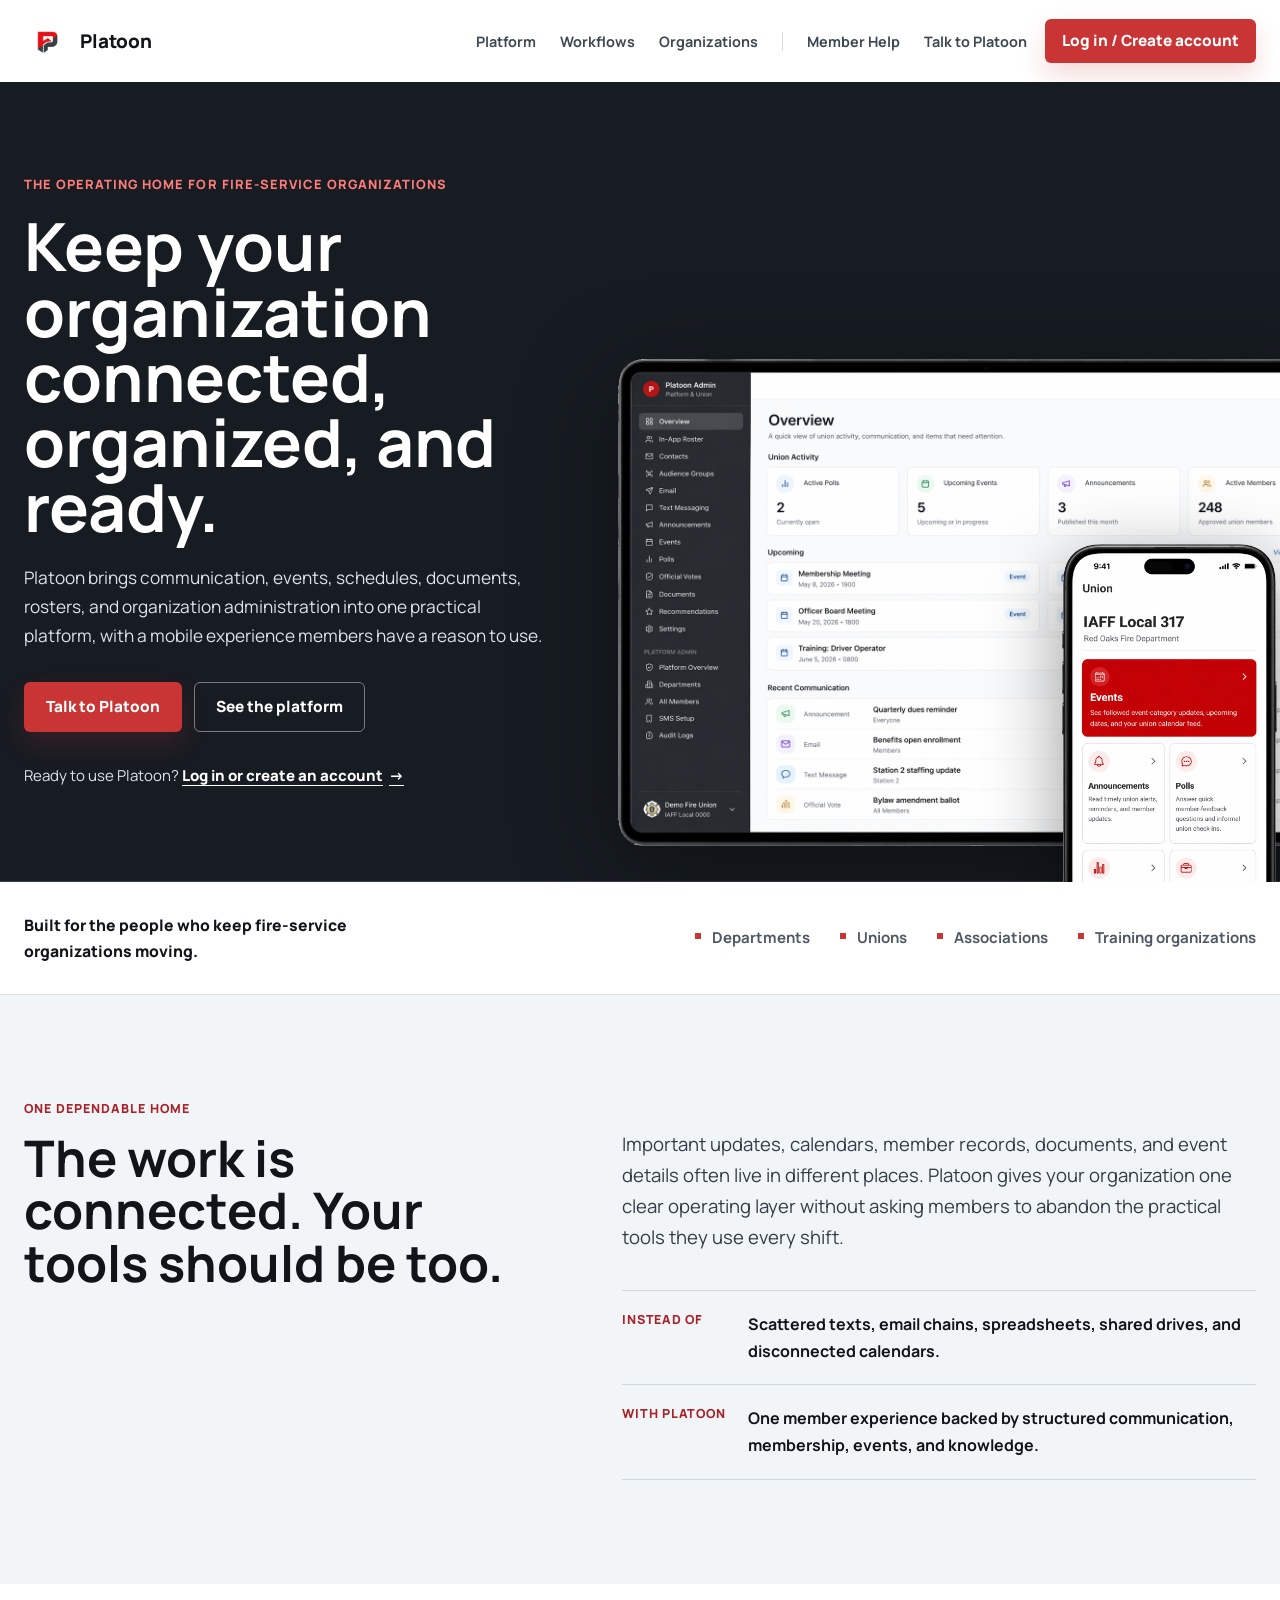
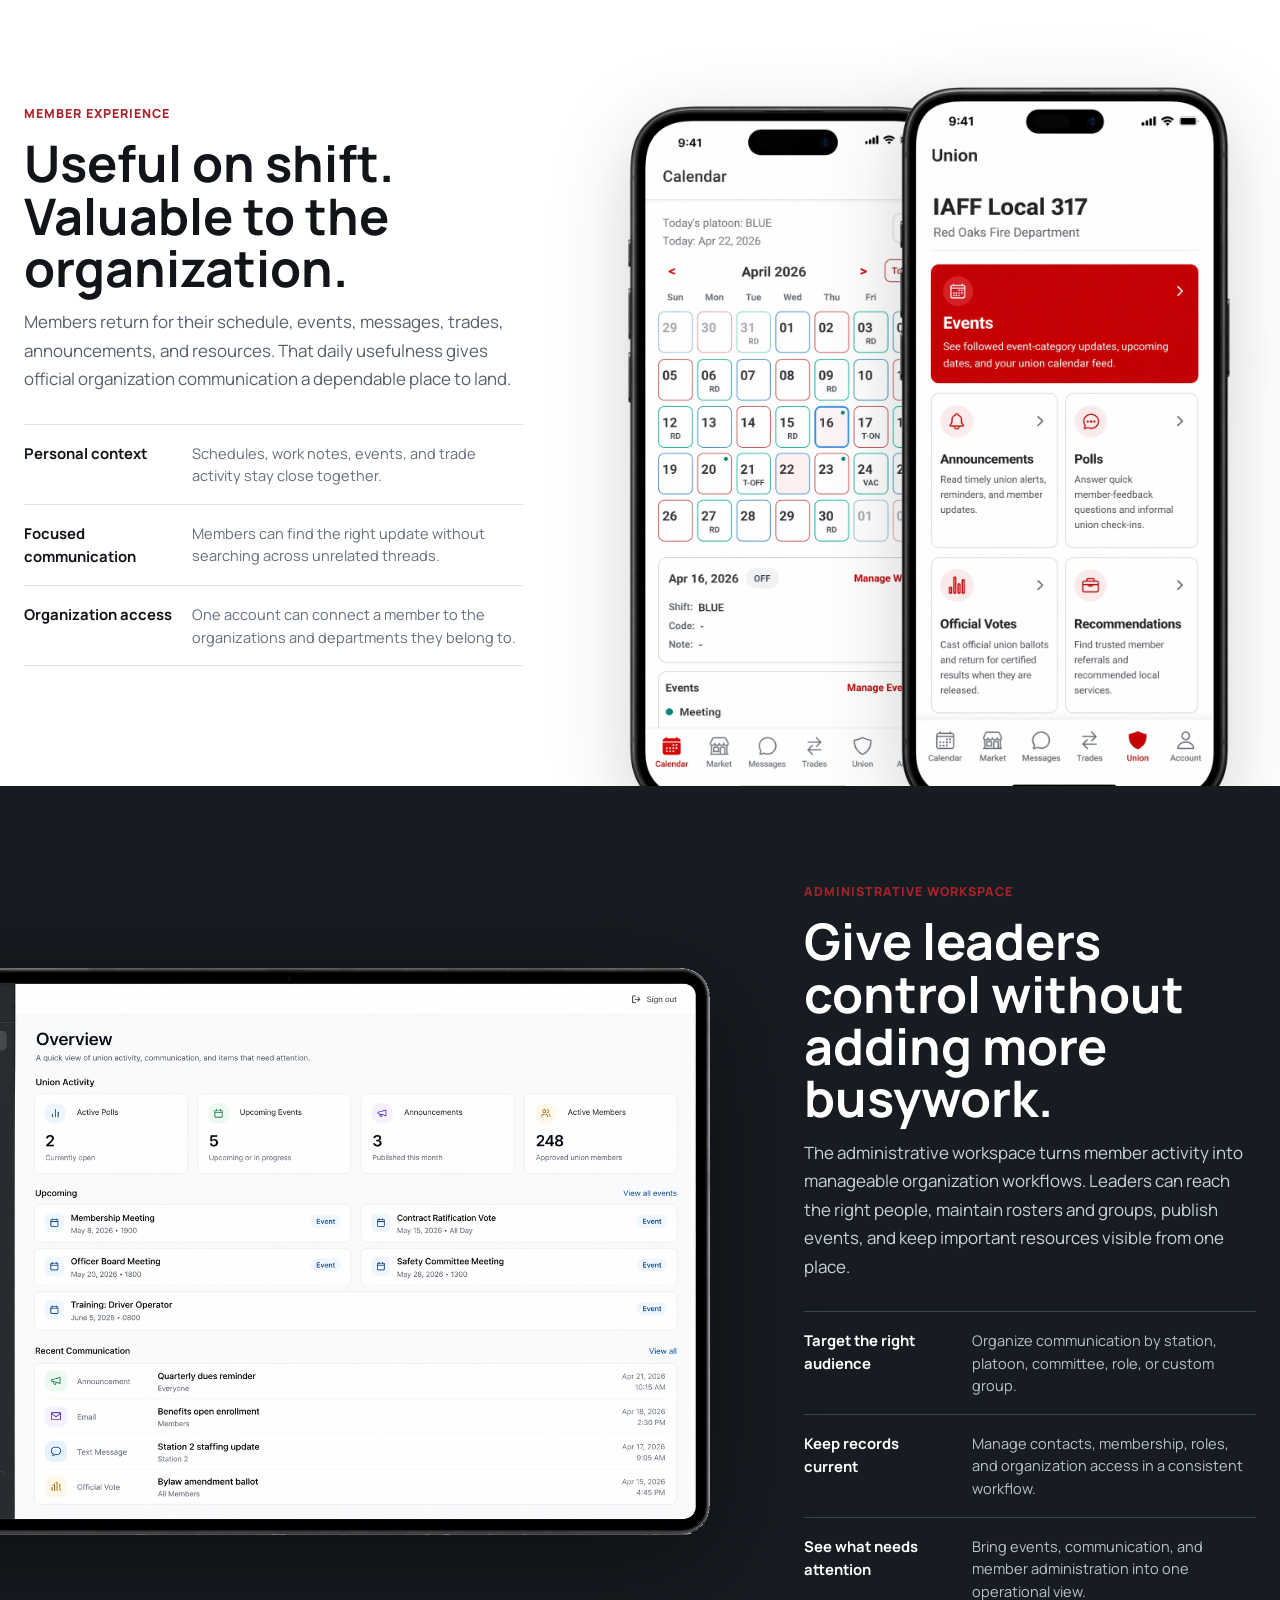
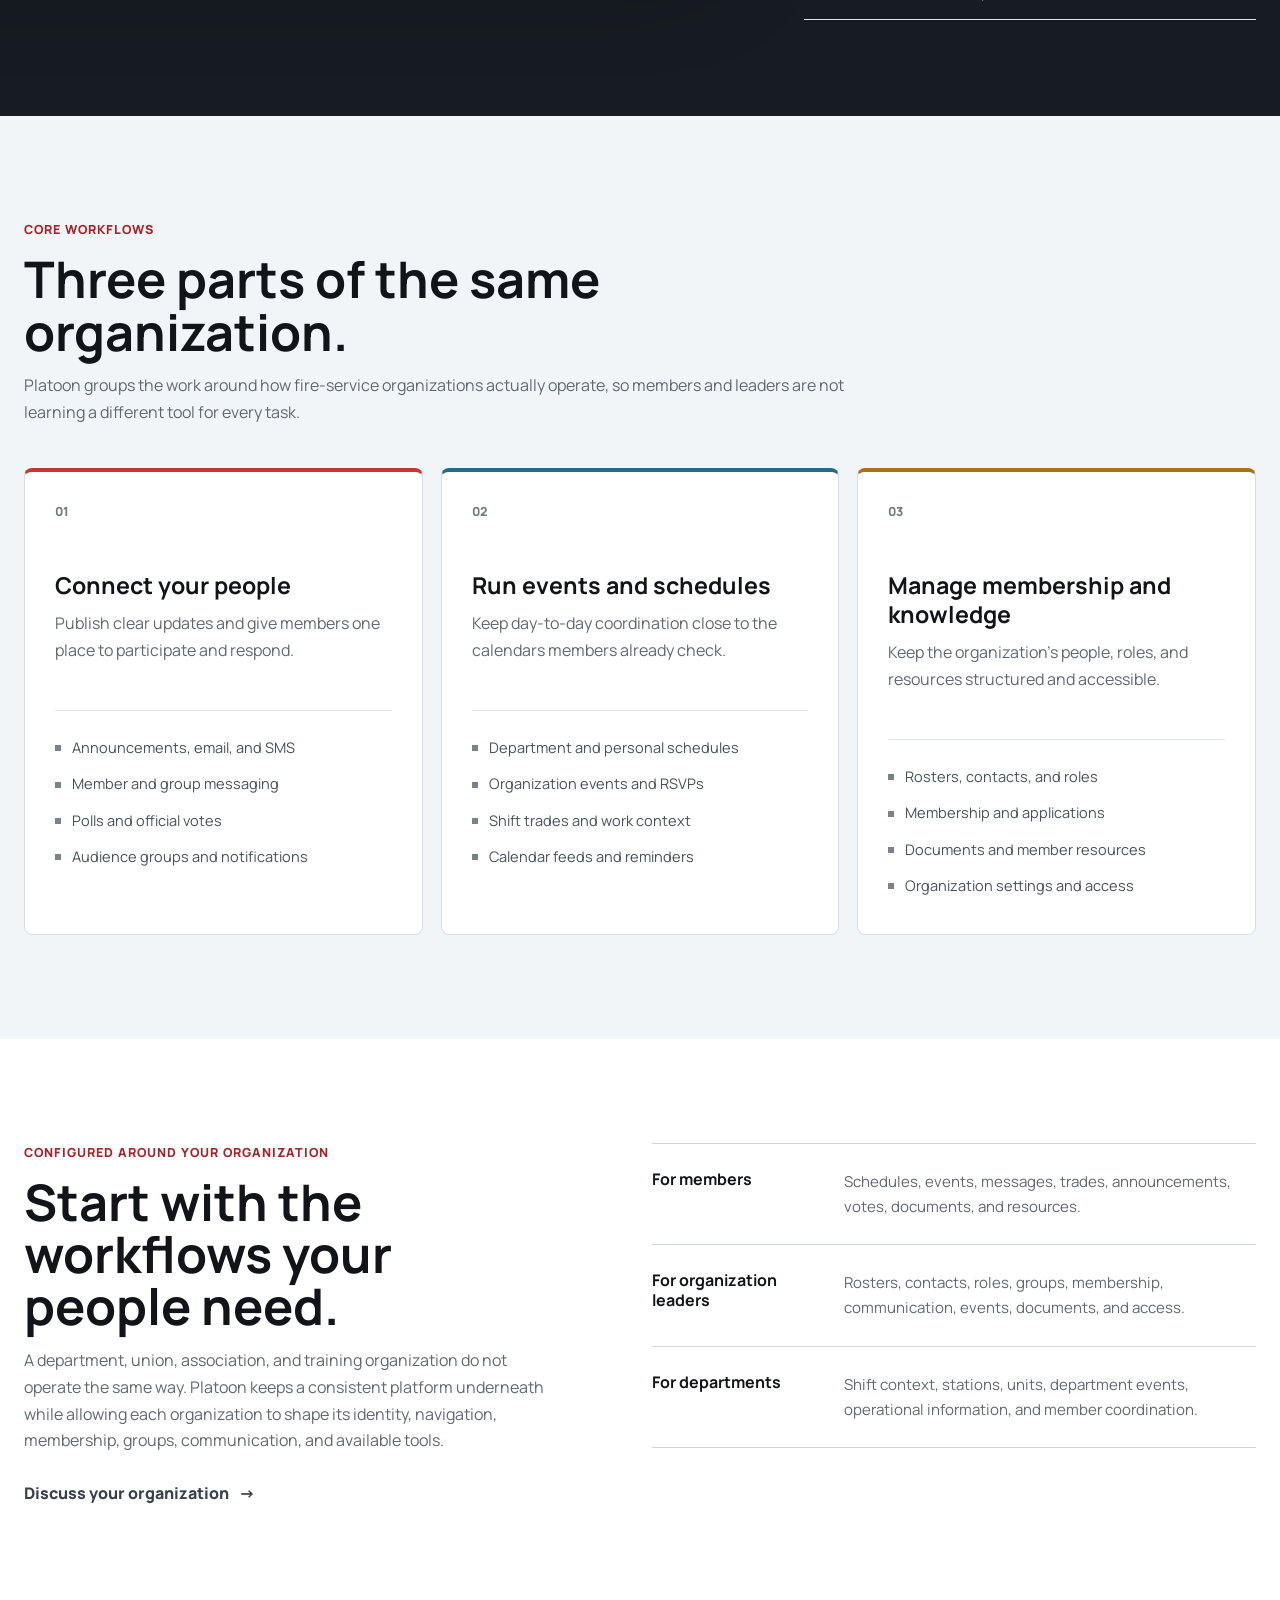
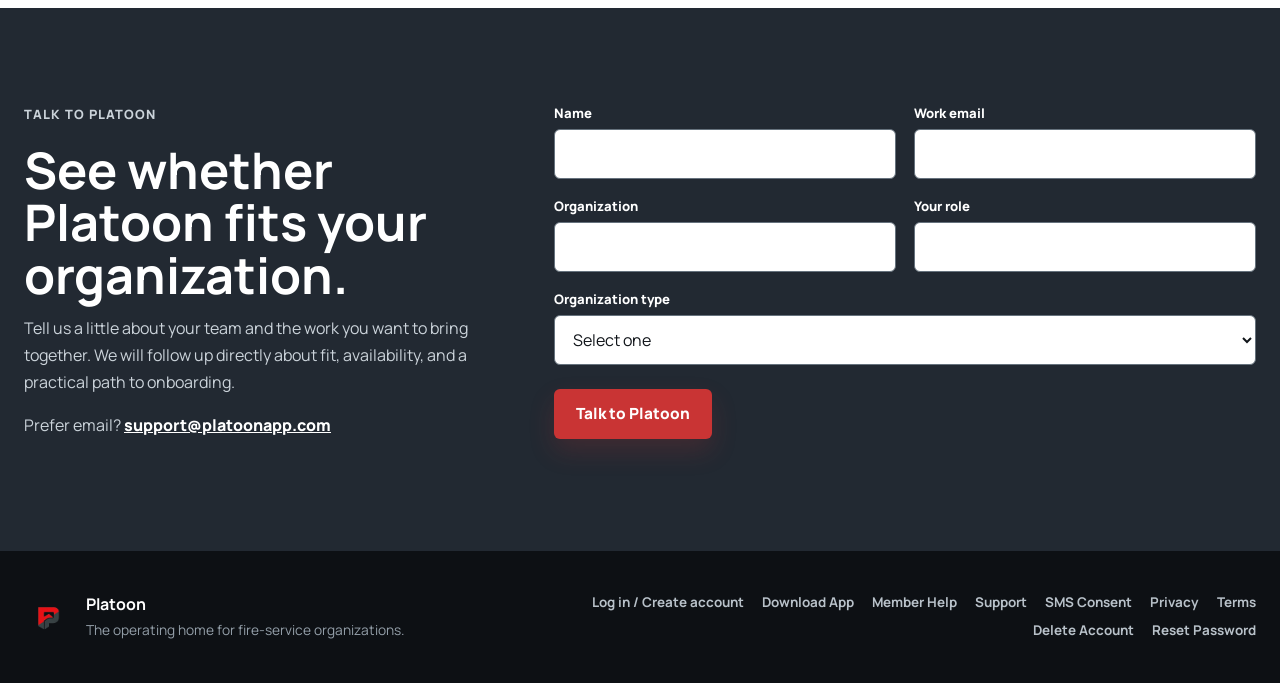
<file: index.html>
<!DOCTYPE html>
<html lang="en">
<head>
  <meta charset="UTF-8">
  <meta name="viewport" content="width=device-width, initial-scale=1">
  <title>Platoon | The Operating Home for Fire-Service Organizations</title>
  <meta
    name="description"
    content="Platoon brings communication, events, schedules, documents, rosters, membership, and organization administration into one practical platform for fire-service organizations."
  >
  <meta property="og:title" content="Platoon | The Operating Home for Fire-Service Organizations">
  <meta
    property="og:description"
    content="Keep your fire-service organization connected, organized, and ready with a practical member app and administrative workspace."
  >
  <meta property="og:type" content="website">
  <link rel="preconnect" href="https://fonts.googleapis.com">
  <link rel="preconnect" href="https://fonts.gstatic.com" crossorigin>
  <link
    href="https://fonts.googleapis.com/css2?family=Manrope:wght@400;500;600;700;800&amp;display=swap"
    rel="stylesheet"
  >
  <link rel="stylesheet" href="styles.css?v=20261010">
  <link rel="icon" type="image/png" href="/assets/images/favicon.png">
</head>
<body class="marketing-page">
  <div class="site-shell marketing-shell">
    <header class="site-header marketing-header">
      <a class="brand-link" href="/" aria-label="Platoon homepage">
        <img
          class="brand-lockup__logo"
          src="assets/images/platoon-logo.png"
          alt="Platoon"
          width="1024"
          height="1024"
        >
        <span class="marketing-brand-name" aria-hidden="true">Platoon</span>
      </a>

      <nav class="utility-nav marketing-nav" aria-label="Primary navigation">
        <a href="#platform">Platform</a>
        <a href="#workflows">Workflows</a>
        <a href="#organizations">Organizations</a>
        <a class="marketing-nav__utility" href="/help/">Member Help</a>
        <a href="#contact">Talk to Platoon</a>
      </nav>

      <a class="button button--primary marketing-app-entry" href="https://app.platoonapp.com">Log in / Create account</a>

      <details class="mobile-nav">
        <summary title="Open navigation">
          <span aria-hidden="true">&#9776;</span>
          <span class="sr-only">Open navigation</span>
        </summary>
        <nav aria-label="Mobile navigation">
          <a href="#platform">Platform</a>
          <a href="#workflows">Workflows</a>
          <a href="#organizations">Organizations</a>
          <a href="/help/">Member Help</a>
          <a href="/download/">Download App</a>
          <a href="#contact">Talk to Platoon</a>
          <a href="https://app.platoonapp.com">Log in / Create account</a>
        </nav>
      </details>
    </header>

    <main>
      <section class="marketing-hero" aria-labelledby="hero-title">
        <div class="marketing-container marketing-hero__inner">
          <div class="marketing-hero__copy">
            <p class="marketing-kicker">The operating home for fire-service organizations</p>
            <h1 id="hero-title">Keep your organization connected, organized, and ready.</h1>
            <p class="marketing-hero__lede">
              Platoon brings communication, events, schedules, documents, rosters, and organization
              administration into one practical platform, with a mobile experience members have a reason to use.
            </p>
            <div class="marketing-hero__actions">
              <a class="button button--primary button--large" href="#contact">Talk to Platoon</a>
              <a class="button button--on-dark button--large" href="#platform">See the platform</a>
            </div>
            <p class="marketing-hero__app-entry">
              Ready to use Platoon?
              <a href="https://app.platoonapp.com">Log in or create an account <span aria-hidden="true">&rarr;</span></a>
            </p>
          </div>

          <figure class="marketing-hero__product" aria-label="Platoon member app and administrative workspace">
            <img
              class="marketing-hero__dashboard"
              src="assets/images/product/union-admin-dashboard.png"
              alt="Platoon organization admin dashboard with communication, events, membership, and document tools"
              width="1516"
              height="1012"
            >
            <img
              class="marketing-hero__phone"
              src="assets/images/product/union-home-phone.png"
              alt="Platoon mobile organization home with events, announcements, polls, votes, and member resources"
              width="788"
              height="1727"
            >
          </figure>
        </div>
      </section>

      <section class="audience-band" aria-label="Organizations Platoon supports">
        <div class="marketing-container audience-band__inner">
          <p>Built for the people who keep fire-service organizations moving.</p>
          <ul>
            <li>Departments</li>
            <li>Unions</li>
            <li>Associations</li>
            <li>Training organizations</li>
          </ul>
        </div>
      </section>

      <section class="marketing-section organization-home" id="platform" aria-labelledby="organization-home-title">
        <div class="marketing-container organization-home__grid">
          <div class="marketing-section-heading">
            <p class="section-label">One dependable home</p>
            <h2 id="organization-home-title">The work is connected. Your tools should be too.</h2>
          </div>
          <div class="organization-home__body">
            <p class="organization-home__lede">
              Important updates, calendars, member records, documents, and event details often live in
              different places. Platoon gives your organization one clear operating layer without asking
              members to abandon the practical tools they use every shift.
            </p>
            <dl class="before-after">
              <div>
                <dt>Instead of</dt>
                <dd>Scattered texts, email chains, spreadsheets, shared drives, and disconnected calendars.</dd>
              </div>
              <div>
                <dt>With Platoon</dt>
                <dd>One member experience backed by structured communication, membership, events, and knowledge.</dd>
              </div>
            </dl>
          </div>
        </div>
      </section>

      <section class="product-story product-story--member" id="product" aria-labelledby="member-experience-title">
        <div class="marketing-container product-story__grid">
          <div class="product-story__copy">
            <p class="section-label">Member experience</p>
            <h2 id="member-experience-title">Useful on shift. Valuable to the organization.</h2>
            <p>
              Members return for their schedule, events, messages, trades, announcements, and resources.
              That daily usefulness gives official organization communication a dependable place to land.
            </p>
            <ul class="signal-list">
              <li><strong>Personal context</strong><span>Schedules, work notes, events, and trade activity stay close together.</span></li>
              <li><strong>Focused communication</strong><span>Members can find the right update without searching across unrelated threads.</span></li>
              <li><strong>Organization access</strong><span>One account can connect a member to the organizations and departments they belong to.</span></li>
            </ul>
          </div>
          <figure class="product-story__visual product-story__visual--phones">
            <img
              class="product-story__calendar"
              src="assets/images/product/calendar-phone.png"
              alt="Platoon mobile calendar showing a fire-service schedule, events, and work details"
              width="808"
              height="1725"
              loading="lazy"
            >
            <img
              class="product-story__home"
              src="assets/images/product/union-home-phone.png"
              alt="Platoon mobile organization home with member events and communication tools"
              width="788"
              height="1727"
              loading="lazy"
            >
          </figure>
        </div>
      </section>

      <section class="product-story product-story--admin" aria-labelledby="admin-workspace-title">
        <div class="marketing-container product-story__grid product-story__grid--reverse">
          <figure class="product-story__visual product-story__visual--dashboard">
            <img
              src="assets/images/product/union-admin-dashboard.png"
              alt="Platoon administrative workspace showing organization activity, communications, events, and members"
              width="1516"
              height="1012"
              loading="lazy"
            >
          </figure>
          <div class="product-story__copy">
            <p class="section-label">Administrative workspace</p>
            <h2 id="admin-workspace-title">Give leaders control without adding more busywork.</h2>
            <p>
              The administrative workspace turns member activity into manageable organization workflows.
              Leaders can reach the right people, maintain rosters and groups, publish events, and keep
              important resources visible from one place.
            </p>
            <ul class="signal-list signal-list--light">
              <li><strong>Target the right audience</strong><span>Organize communication by station, platoon, committee, role, or custom group.</span></li>
              <li><strong>Keep records current</strong><span>Manage contacts, membership, roles, and organization access in a consistent workflow.</span></li>
              <li><strong>See what needs attention</strong><span>Bring events, communication, and member administration into one operational view.</span></li>
            </ul>
          </div>
        </div>
      </section>

      <section class="marketing-section workflow-section" id="workflows" aria-labelledby="workflows-title">
        <div class="marketing-container">
          <span class="anchor-target" id="features" aria-hidden="true"></span>
          <div class="marketing-section-heading marketing-section-heading--wide">
            <p class="section-label">Core workflows</p>
            <h2 id="workflows-title">Three parts of the same organization.</h2>
            <p>
              Platoon groups the work around how fire-service organizations actually operate, so members
              and leaders are not learning a different tool for every task.
            </p>
          </div>

          <div class="workflow-grid">
            <article class="workflow-card workflow-card--red">
              <p class="workflow-card__number" aria-hidden="true">01</p>
              <h3>Connect your people</h3>
              <p>Publish clear updates and give members one place to participate and respond.</p>
              <ul>
                <li>Announcements, email, and SMS</li>
                <li>Member and group messaging</li>
                <li>Polls and official votes</li>
                <li>Audience groups and notifications</li>
              </ul>
            </article>

            <article class="workflow-card workflow-card--blue">
              <p class="workflow-card__number" aria-hidden="true">02</p>
              <h3>Run events and schedules</h3>
              <p>Keep day-to-day coordination close to the calendars members already check.</p>
              <ul>
                <li>Department and personal schedules</li>
                <li>Organization events and RSVPs</li>
                <li>Shift trades and work context</li>
                <li>Calendar feeds and reminders</li>
              </ul>
            </article>

            <article class="workflow-card workflow-card--gold">
              <p class="workflow-card__number" aria-hidden="true">03</p>
              <h3>Manage membership and knowledge</h3>
              <p>Keep the organization’s people, roles, and resources structured and accessible.</p>
              <ul>
                <li>Rosters, contacts, and roles</li>
                <li>Membership and applications</li>
                <li>Documents and member resources</li>
                <li>Organization settings and access</li>
              </ul>
            </article>
          </div>
        </div>
      </section>

      <section class="marketing-section fit-section" id="organizations" aria-labelledby="fit-title">
        <div class="marketing-container fit-section__grid">
          <div class="marketing-section-heading">
            <p class="section-label">Configured around your organization</p>
            <h2 id="fit-title">Start with the workflows your people need.</h2>
            <p>
              A department, union, association, and training organization do not operate the same way.
              Platoon keeps a consistent platform underneath while allowing each organization to shape
              its identity, navigation, membership, groups, communication, and available tools.
            </p>
            <a class="text-link text-link--arrow" href="#contact">Discuss your organization</a>
          </div>

          <div class="capability-groups" aria-label="Platoon capability groups">
            <div>
              <h3>For members</h3>
              <p>Schedules, events, messages, trades, announcements, votes, documents, and resources.</p>
            </div>
            <div>
              <h3>For organization leaders</h3>
              <p>Rosters, contacts, roles, groups, membership, communication, events, documents, and access.</p>
            </div>
            <div>
              <h3>For departments</h3>
              <p>Shift context, stations, units, department events, operational information, and member coordination.</p>
            </div>
          </div>
        </div>
      </section>

      <section class="contact-section" id="contact" aria-labelledby="contact-title">
        <div class="marketing-container contact-section__grid">
          <div>
            <p class="marketing-kicker">Talk to Platoon</p>
            <h2 id="contact-title">See whether Platoon fits your organization.</h2>
            <p>
              Tell us a little about your team and the work you want to bring together. We will follow up
              directly about fit, availability, and a practical path to onboarding.
            </p>
            <p class="contact-section__direct">
              Prefer email? <a href="mailto:support@platoonapp.com">support@platoonapp.com</a>
            </p>
          </div>

          <form
            class="waitlist-form prospect-form"
            action="https://formspree.io/f/xkoqjzdq"
            method="POST"
            novalidate
          >
            <div class="form-field">
              <label for="name">Name</label>
              <input id="name" name="name" type="text" autocomplete="name" required>
            </div>
            <div class="form-field">
              <label for="email">Work email</label>
              <input id="email" name="email" type="email" autocomplete="email" inputmode="email" required>
            </div>
            <div class="form-field">
              <label for="organization">Organization</label>
              <input id="organization" name="organization" type="text" autocomplete="organization" required>
            </div>
            <div class="form-field">
              <label for="role">Your role</label>
              <input id="role" name="role" type="text" autocomplete="organization-title" required>
            </div>
            <div class="form-field form-field--wide">
              <label for="organization-type">Organization type</label>
              <select id="organization-type" name="organization_type" required>
                <option value="">Select one</option>
                <option>Fire department</option>
                <option>Firefighter union</option>
                <option>Association</option>
                <option>Training organization</option>
                <option>Other fire-service organization</option>
              </select>
            </div>
            <div class="prospect-form__footer form-field--wide">
              <button type="submit" class="button button--primary button--large">Talk to Platoon</button>
              <p class="form-status" id="form-status" role="status" aria-live="polite"></p>
            </div>
          </form>
        </div>
      </section>
    </main>

    <footer class="footer marketing-footer">
      <div class="marketing-container marketing-footer__inner">
        <div class="marketing-footer__brand">
          <img
            class="footer-logo"
            src="assets/images/platoon-logo.png"
            alt="Platoon"
            width="1024"
            height="1024"
          >
          <div>
            <strong>Platoon</strong>
            <p>The operating home for fire-service organizations.</p>
          </div>
        </div>
        <nav aria-label="Footer navigation">
          <a href="https://app.platoonapp.com">Log in / Create account</a>
          <a href="/download/">Download App</a>
          <a href="/help/">Member Help</a>
          <a href="/support/">Support</a>
          <a href="/sms-consent/">SMS Consent</a>
          <a href="/privacy/">Privacy</a>
          <a href="/terms/">Terms</a>
          <a href="/delete-account/">Delete Account</a>
          <a href="/reset-password/">Reset Password</a>
        </nav>
      </div>
    </footer>
  </div>

  <script>
    (function () {
      var form = document.querySelector(".prospect-form");
      var status = document.getElementById("form-status");

      if (!form || !status) {
        return;
      }

      form.addEventListener("submit", function (event) {
        event.preventDefault();

        if (!form.checkValidity()) {
          form.reportValidity();
          status.textContent = "Complete the required fields before submitting.";
          status.dataset.state = "error";
          return;
        }

        var submitButton = form.querySelector('button[type="submit"]');
        var formData = new FormData(form);
        var payload = {};

        formData.forEach(function (value, key) {
          payload[key] = value;
        });

        status.textContent = "Sending...";
        status.dataset.state = "pending";
        submitButton.disabled = true;

        fetch(form.action, {
          method: "POST",
          headers: {
            "Accept": "application/json",
            "Content-Type": "application/json"
          },
          body: JSON.stringify(payload)
        })
          .then(function (response) {
            if (!response.ok) {
              throw new Error("Request failed");
            }

            form.reset();
            status.textContent = "Thanks. We will be in touch.";
            status.dataset.state = "success";
          })
          .catch(function () {
            status.textContent = "Submission failed. Please try again or email support@platoonapp.com.";
            status.dataset.state = "error";
          })
          .finally(function () {
            submitButton.disabled = false;
          });
      });
    }());
  </script>
</body>
</html>
</file>
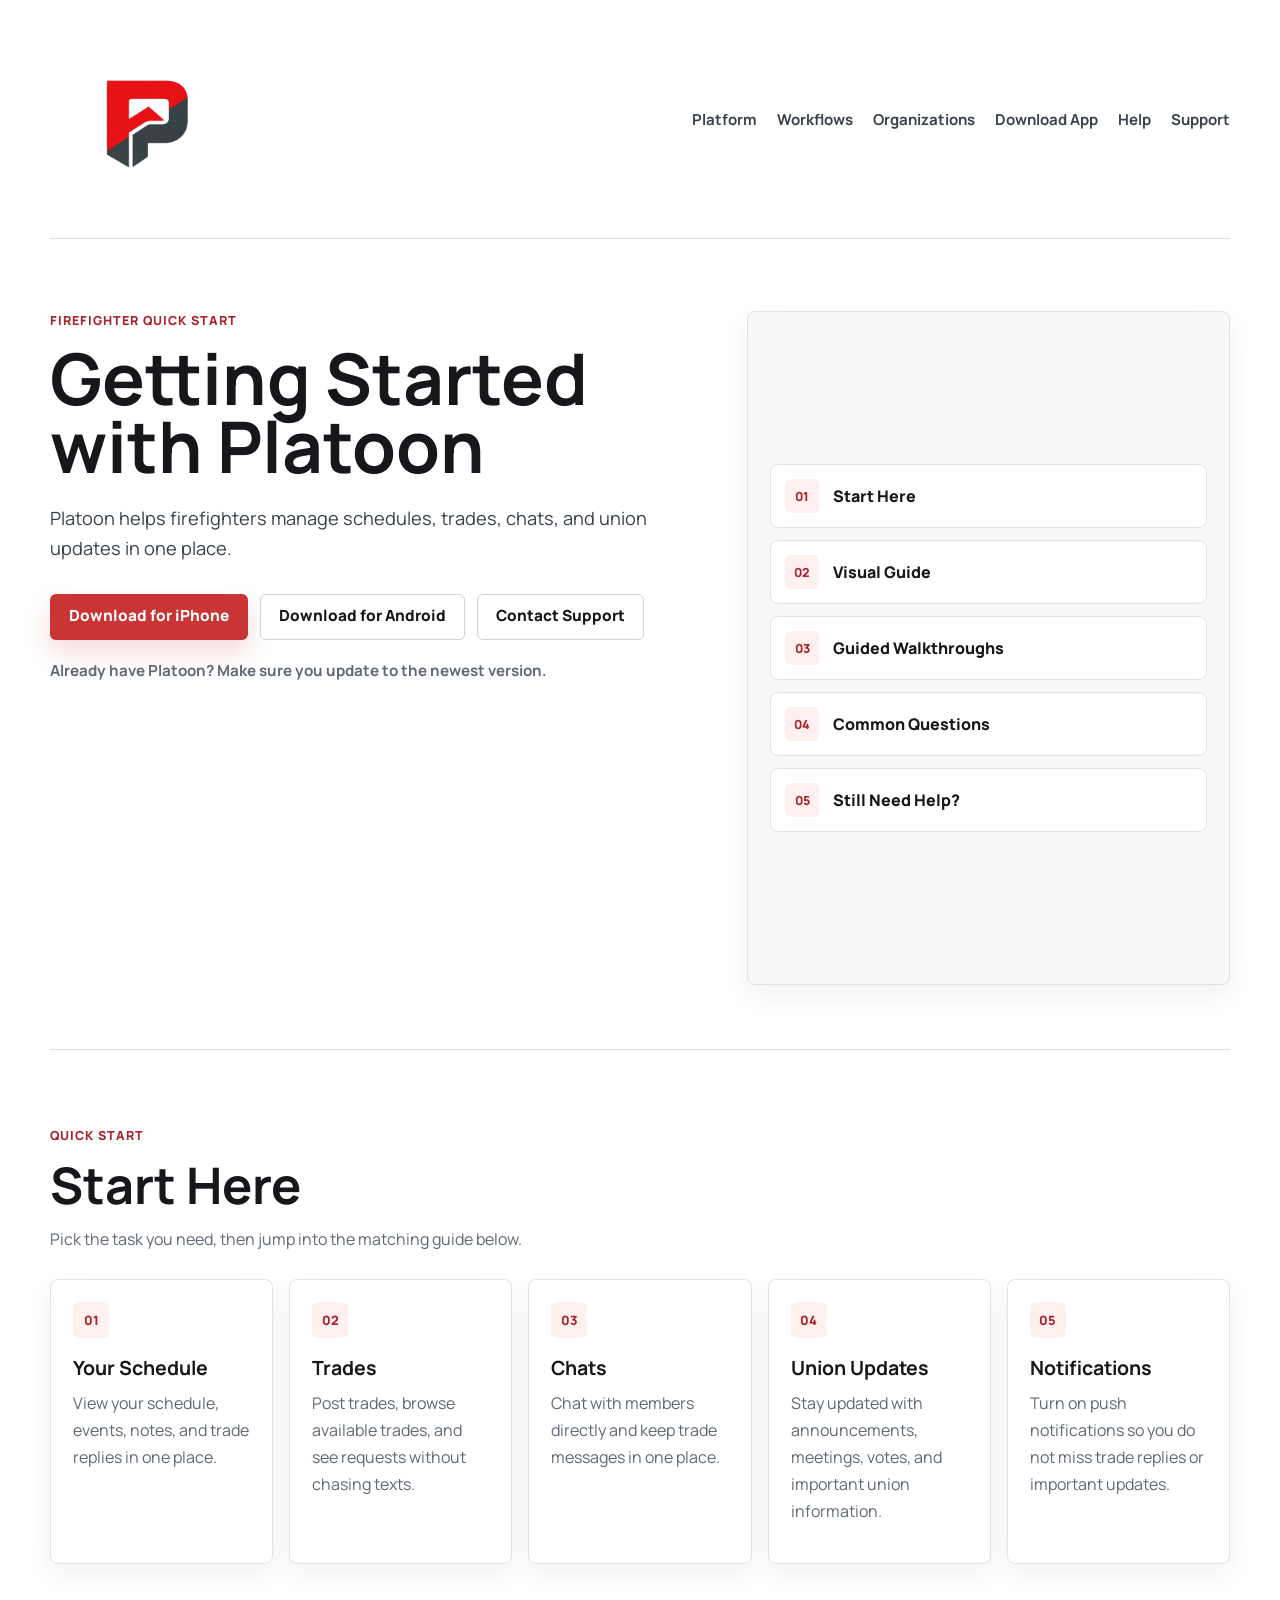
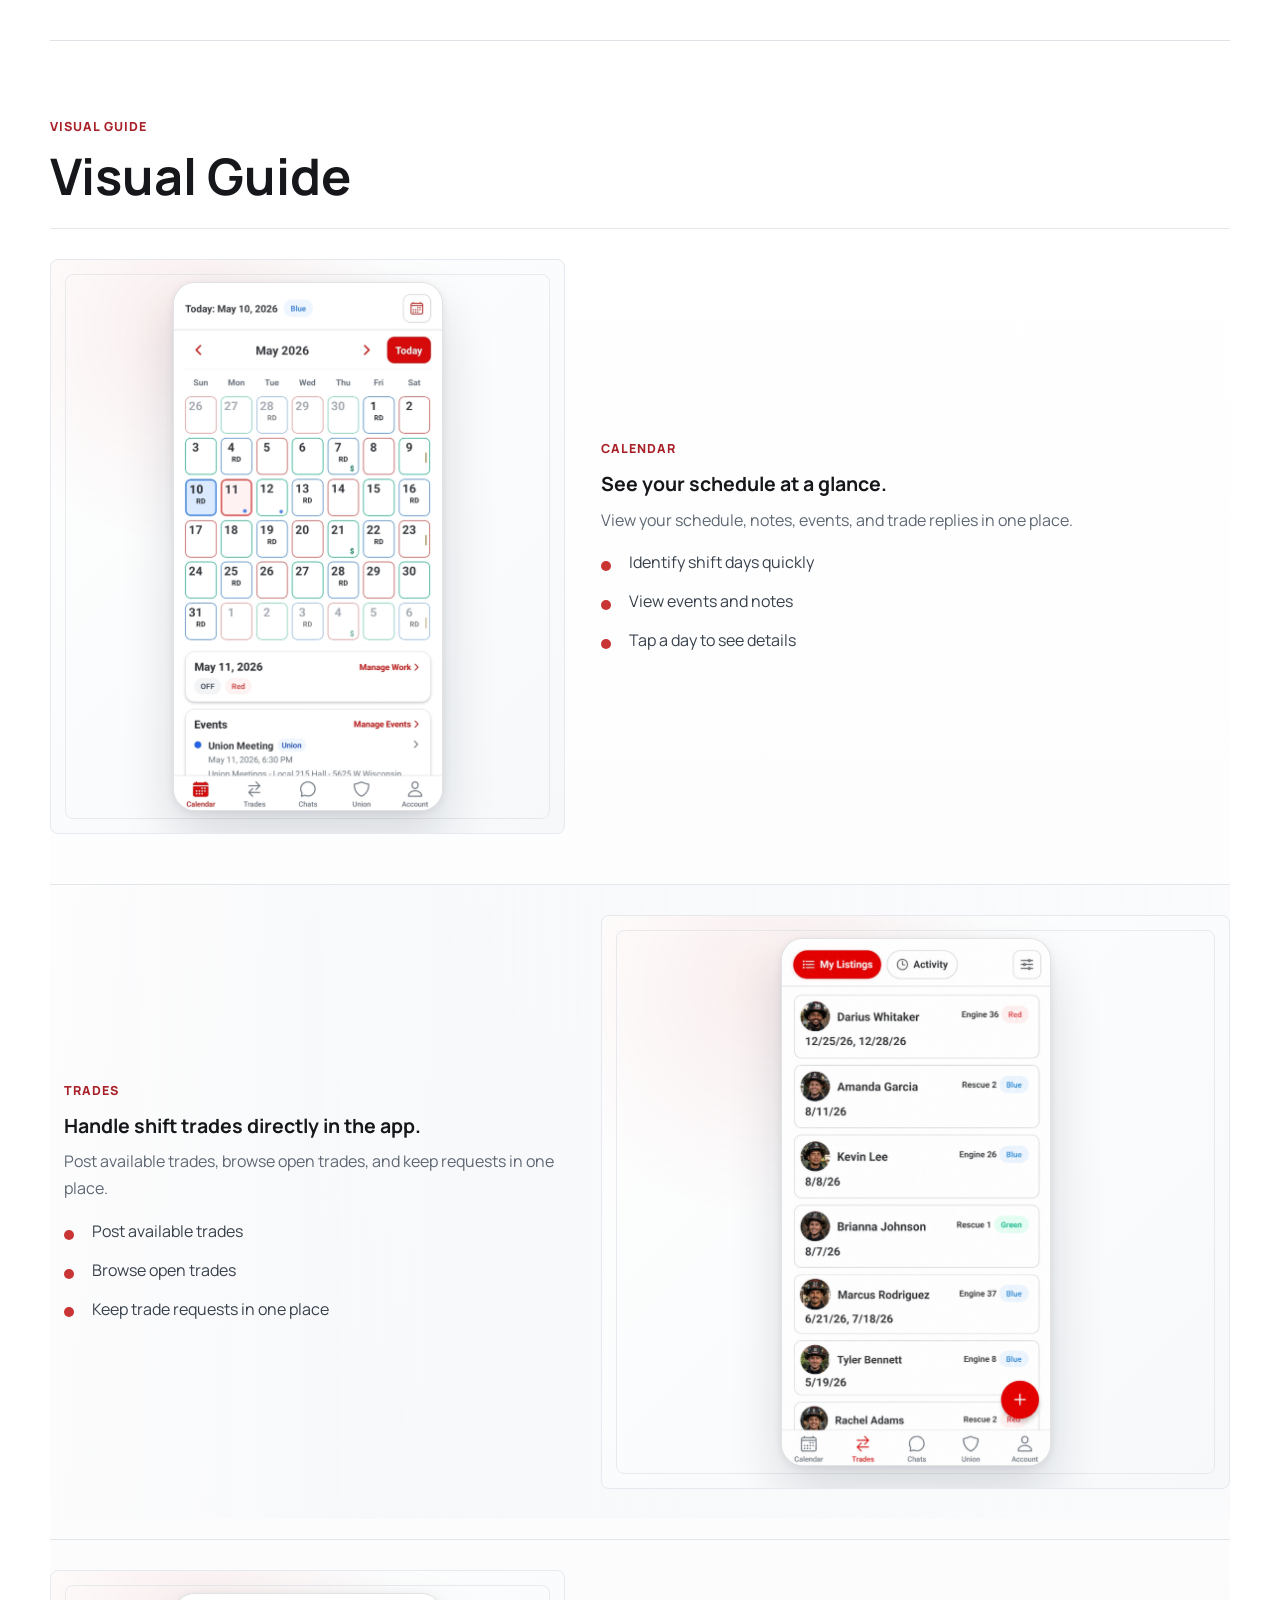
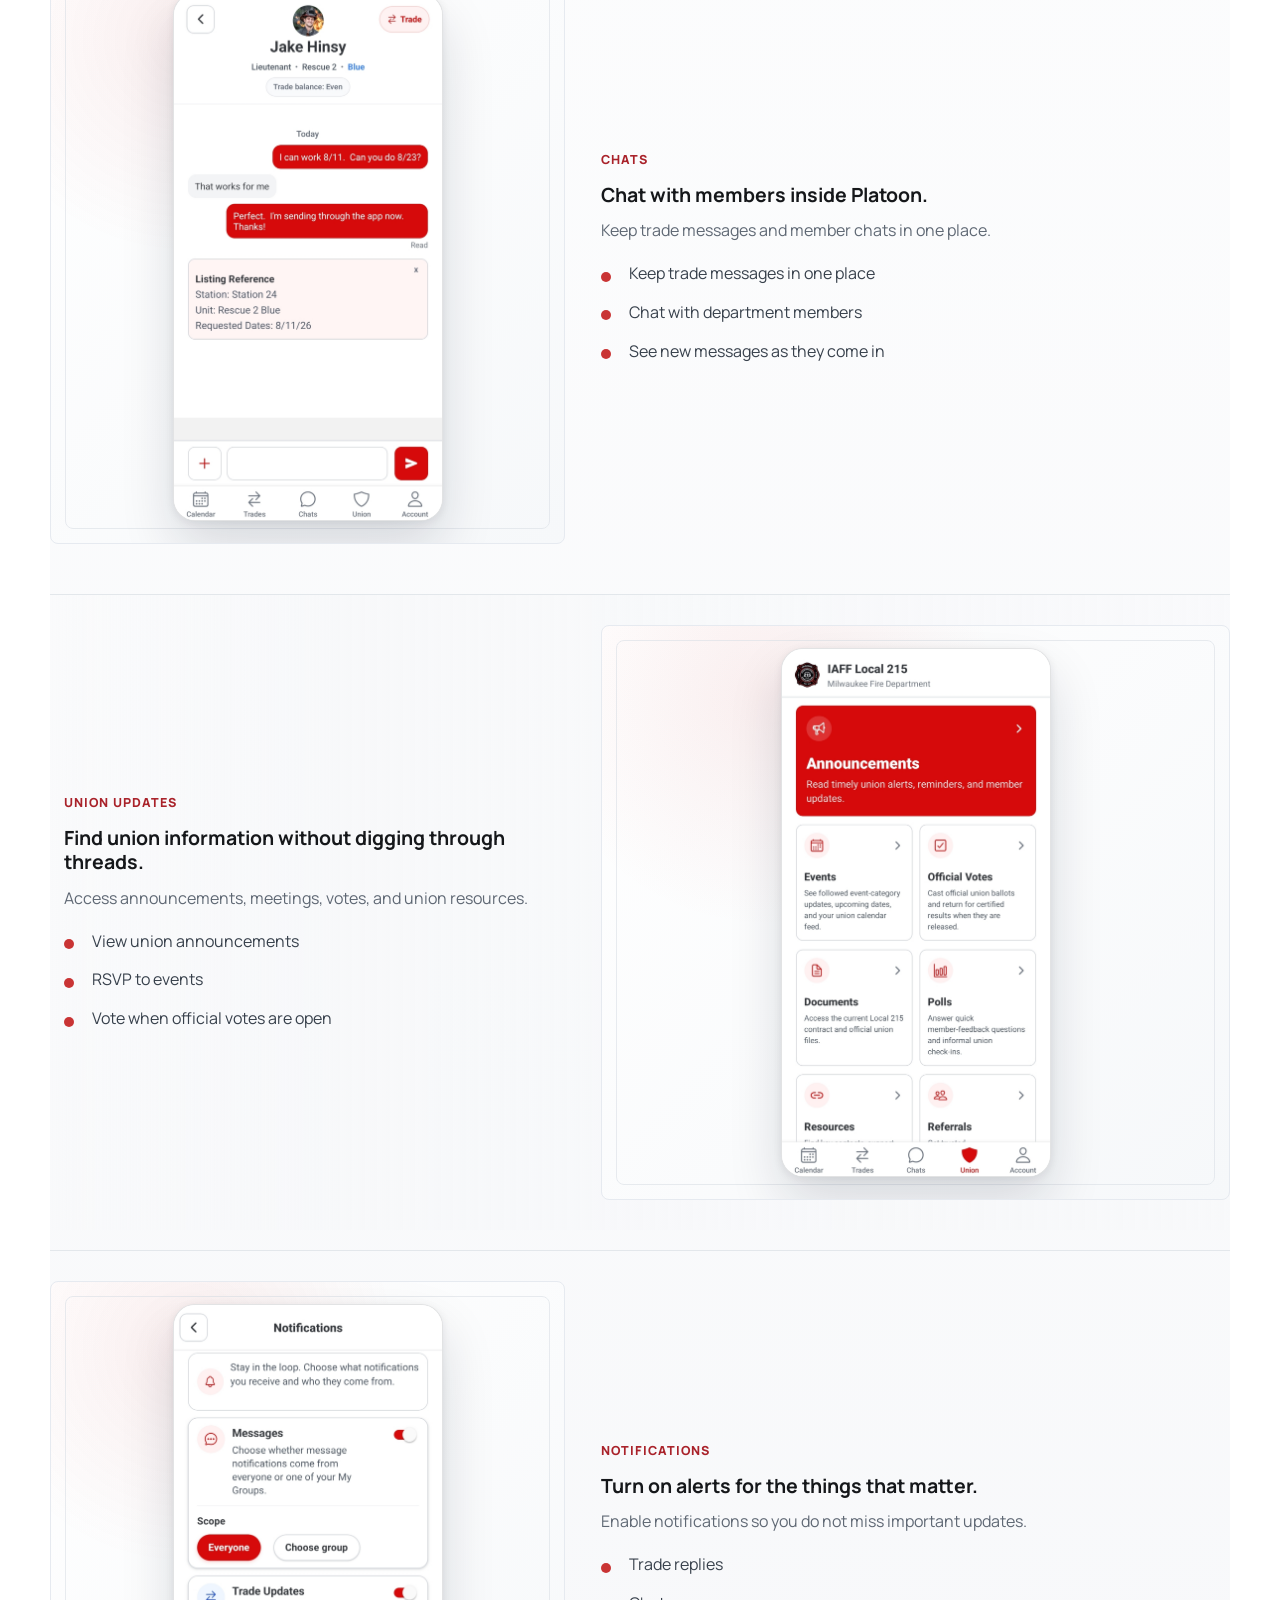
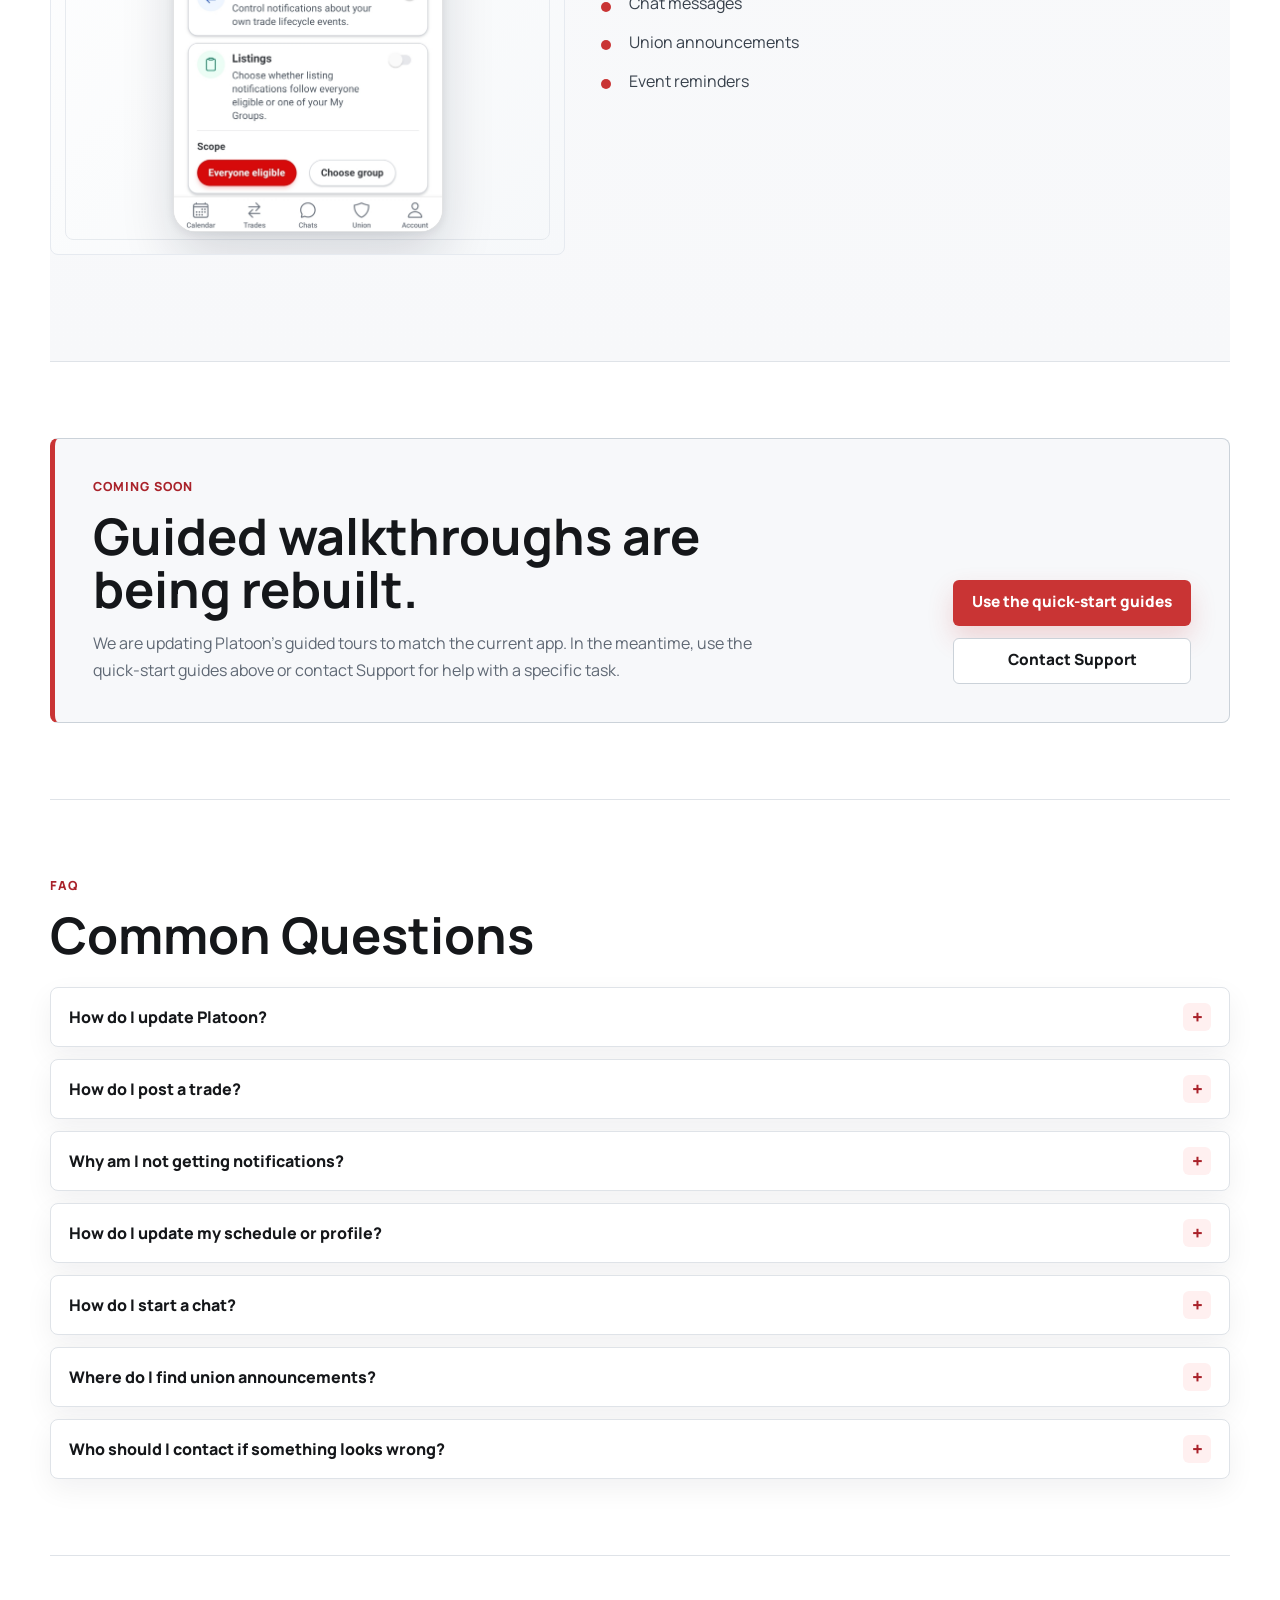
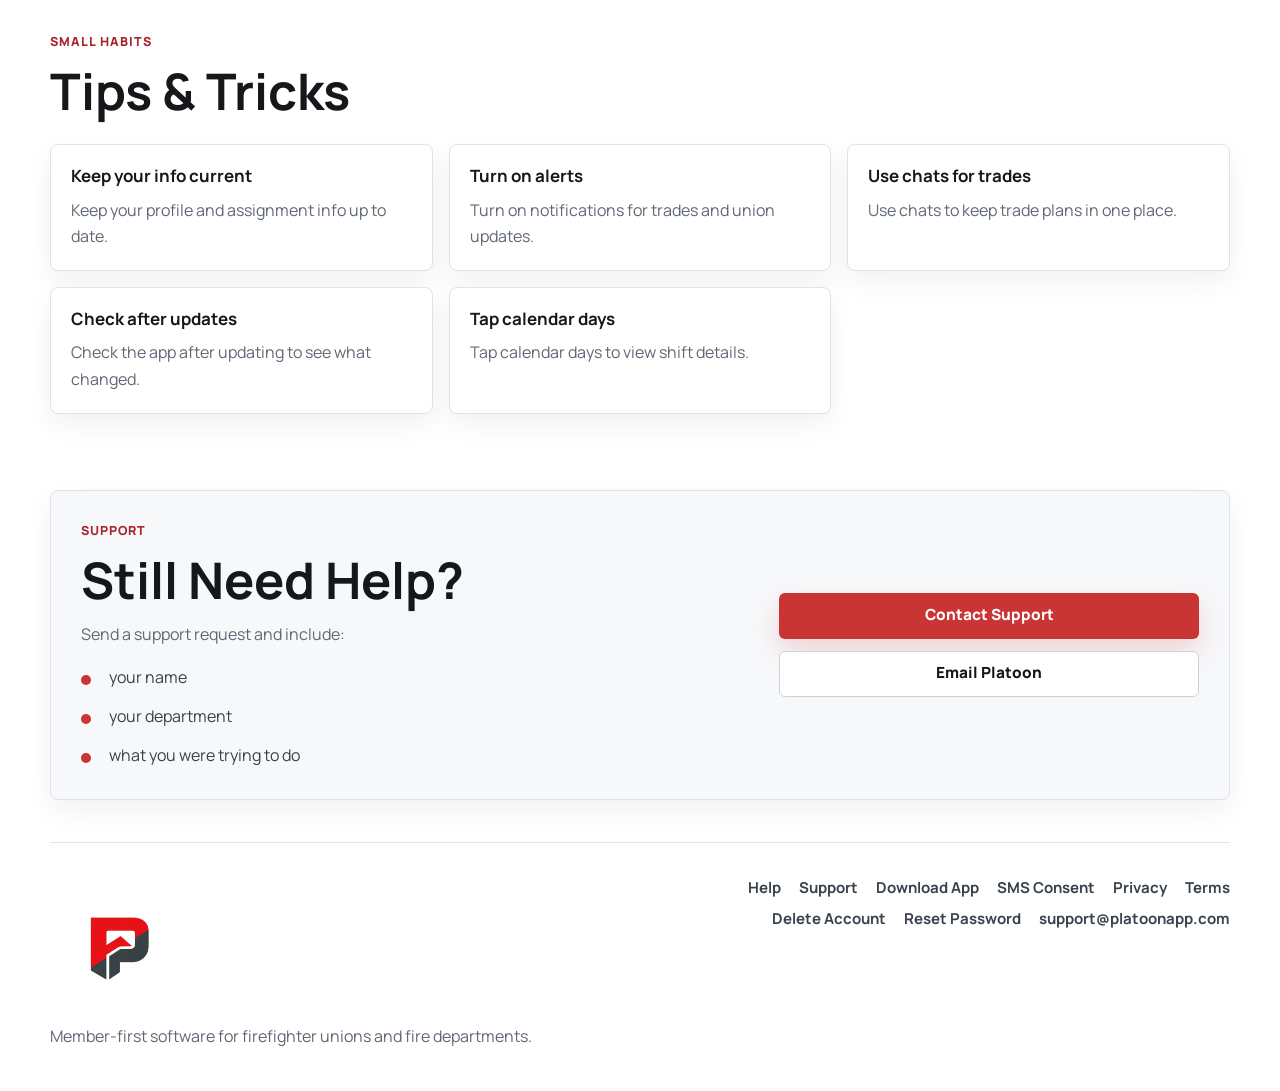
<file: help/index.html>
<!DOCTYPE html>
<html lang="en">
<head>
  <meta charset="UTF-8">
  <meta name="viewport" content="width=device-width, initial-scale=1">
  <title>Getting Started with Platoon</title>
  <meta
    name="description"
    content="A quick guide to using Platoon for firefighter schedules, trades, chats, union updates, notifications, and resources."
  >
  <meta property="og:title" content="Getting Started with Platoon">
  <meta
    property="og:description"
    content="Learn the Platoon basics for schedules, trades, chats, union updates, notifications, and support."
  >
  <meta property="og:type" content="website">
  <meta property="og:url" content="https://platoonapp.com/help">
  <meta property="og:image" content="https://platoonapp.com/assets/images/platoon-logo.png">
  <link rel="canonical" href="https://platoonapp.com/help">
  <link rel="preconnect" href="https://fonts.googleapis.com">
  <link rel="preconnect" href="https://fonts.gstatic.com" crossorigin>
  <link rel="preconnect" href="https://tools.applemediaservices.com">
  <link rel="preconnect" href="https://play.google.com">
  <link
    href="https://fonts.googleapis.com/css2?family=Manrope:wght@400;500;600;700;800&amp;display=swap"
    rel="stylesheet"
  >
  <link rel="stylesheet" href="/styles.css?v=20260812b">
  <link rel="icon" type="image/png" href="/assets/images/favicon.png">
</head>
<body>
  <div class="site-shell">
    <header class="site-header">
      <a class="brand-link" href="/" aria-label="Platoon homepage">
        <img
          class="brand-lockup__logo"
          src="/assets/images/platoon-logo.png"
          alt="Platoon"
          width="220"
          height="72"
        >
      </a>

      <nav class="utility-nav" aria-label="Primary navigation">
        <a href="/#platform">Platform</a>
        <a href="/#workflows">Workflows</a>
        <a href="/#organizations">Organizations</a>
        <a href="/download/">Download App</a>
        <a href="/help/" aria-current="page">Help</a>
        <a href="/support/">Support</a>
      </nav>
    </header>

    <main>
      <section class="hero help-hero" aria-labelledby="help-title">
        <div class="hero__copy">
          <p class="eyebrow">Firefighter quick start</p>
          <h1 id="help-title">Getting Started with Platoon</h1>
          <p class="hero__lede">
            Platoon helps firefighters manage schedules, trades, chats, and union updates in one place.
          </p>
          <div class="hero__actions">
            <a
              class="button button--primary"
              href="https://apps.apple.com/us/app/platoon-firehouse/id6760314101"
            >
              Download for iPhone
            </a>
            <a
              class="button button--secondary"
              href="https://play.google.com/store/apps/details?id=com.jakehinsy.mobile"
            >
              Download for Android
            </a>
            <a class="button button--secondary" href="/support/">Contact Support</a>
          </div>
          <p class="help-update-note">
            Already have Platoon? Make sure you update to the newest version.
          </p>
        </div>

        <nav class="help-anchor-panel" aria-label="Help page sections">
          <a href="#start-here">
            <span>01</span>
            Start Here
          </a>
          <a href="#visual-guide">
            <span>02</span>
            Visual Guide
          </a>
          <a href="#feature-walkthroughs">
            <span>03</span>
            Guided Walkthroughs
          </a>
          <a href="#common-questions">
            <span>04</span>
            Common Questions
          </a>
          <a href="#support">
            <span>05</span>
            Still Need Help?
          </a>
        </nav>
      </section>

      <section class="section" id="start-here" aria-labelledby="start-here-title">
        <div class="section-heading">
          <p class="section-label">Quick start</p>
          <h2 id="start-here-title">Start Here</h2>
          <p>Pick the task you need, then jump into the matching guide below.</p>
        </div>

        <div class="quick-start-grid">
          <a class="quick-start-card" href="#calendar-guide">
            <span class="card-icon" aria-hidden="true">01</span>
            <h3>Your Schedule</h3>
            <p>View your schedule, events, notes, and trade replies in one place.</p>
          </a>
          <a class="quick-start-card" href="#trades-guide">
            <span class="card-icon" aria-hidden="true">02</span>
            <h3>Trades</h3>
            <p>Post trades, browse available trades, and see requests without chasing texts.</p>
          </a>
          <a class="quick-start-card" href="#chats-guide">
            <span class="card-icon" aria-hidden="true">03</span>
            <h3>Chats</h3>
            <p>Chat with members directly and keep trade messages in one place.</p>
          </a>
          <a class="quick-start-card" href="#union-guide">
            <span class="card-icon" aria-hidden="true">04</span>
            <h3>Union Updates</h3>
            <p>Stay updated with announcements, meetings, votes, and important union information.</p>
          </a>
          <a class="quick-start-card" href="#notifications-guide">
            <span class="card-icon" aria-hidden="true">05</span>
            <h3>Notifications</h3>
            <p>Turn on push notifications so you do not miss trade replies or important updates.</p>
          </a>
        </div>
      </section>

      <section class="section visual-guide-section" id="visual-guide" aria-labelledby="visual-guide-title">
        <div class="section-heading">
          <p class="section-label">Visual guide</p>
          <h2 id="visual-guide-title">Visual Guide</h2>
        </div>

        <div class="guide-stack">
          <article class="guide-block" id="calendar-guide">
            <div class="screenshot-frame" aria-label="Calendar screenshot">
              <img
                class="help-screenshot"
                src="/assets/help/calendar.png"
                alt="Calendar showing shifts and day details"
                loading="eager"
                width="390"
                height="844"
              >
              <div class="screenshot-fallback" aria-hidden="true">
                <span>Calendar screenshot</span>
              </div>
            </div>
            <div class="guide-block__copy">
              <p class="card-label">Calendar</p>
              <h3>See your schedule at a glance.</h3>
              <p>View your schedule, notes, events, and trade replies in one place.</p>
              <ul class="check-list">
                <li>Identify shift days quickly</li>
                <li>View events and notes</li>
                <li>Tap a day to see details</li>
              </ul>
            </div>
          </article>

          <article class="guide-block" id="trades-guide">
            <div class="screenshot-frame" aria-label="Trades screenshot">
              <img
                class="help-screenshot"
                src="/assets/help/trades.png"
                alt="Trades list and trade actions"
                loading="eager"
                width="390"
                height="844"
              >
              <div class="screenshot-fallback" aria-hidden="true">
                <span>Trades screenshot</span>
              </div>
            </div>
            <div class="guide-block__copy">
              <p class="card-label">Trades</p>
              <h3>Handle shift trades directly in the app.</h3>
              <p>Post available trades, browse open trades, and keep requests in one place.</p>
              <ul class="check-list">
                <li>Post available trades</li>
                <li>Browse open trades</li>
                <li>Keep trade requests in one place</li>
              </ul>
            </div>
          </article>

          <article class="guide-block" id="chats-guide">
            <div class="screenshot-frame" aria-label="Chats screenshot">
              <img
                class="help-screenshot"
                src="/assets/help/chats.png"
                alt="Chats for member conversations"
                loading="eager"
                width="390"
                height="844"
              >
              <div class="screenshot-fallback" aria-hidden="true">
                <span>Chats screenshot</span>
              </div>
            </div>
            <div class="guide-block__copy">
              <p class="card-label">Chats</p>
              <h3>Chat with members inside Platoon.</h3>
              <p>Keep trade messages and member chats in one place.</p>
              <ul class="check-list">
                <li>Keep trade messages in one place</li>
                <li>Chat with department members</li>
                <li>See new messages as they come in</li>
              </ul>
            </div>
          </article>

          <article class="guide-block" id="union-guide">
            <div class="screenshot-frame" aria-label="Union updates screenshot">
              <img
                class="help-screenshot"
                src="/assets/help/union-updates.png"
                alt="Union updates and announcements"
                loading="eager"
                width="390"
                height="844"
              >
              <div class="screenshot-fallback" aria-hidden="true">
                <span>Union updates screenshot</span>
              </div>
            </div>
            <div class="guide-block__copy">
              <p class="card-label">Union Updates</p>
              <h3>Find union information without digging through threads.</h3>
              <p>Access announcements, meetings, votes, and union resources.</p>
              <ul class="check-list">
                <li>View union announcements</li>
                <li>RSVP to events</li>
                <li>Vote when official votes are open</li>
              </ul>
            </div>
          </article>

          <article class="guide-block" id="notifications-guide">
            <div class="screenshot-frame" aria-label="Notifications screenshot">
              <img
                class="help-screenshot"
                src="/assets/help/notifications.png"
                alt="Notification settings and alerts"
                loading="eager"
                width="390"
                height="844"
              >
              <div class="screenshot-fallback" aria-hidden="true">
                <span>Notifications screenshot</span>
              </div>
            </div>
            <div class="guide-block__copy">
              <p class="card-label">Notifications</p>
              <h3>Turn on alerts for the things that matter.</h3>
              <p>Enable notifications so you do not miss important updates.</p>
              <ul class="check-list">
                <li>Trade replies</li>
                <li>Chat messages</li>
                <li>Union announcements</li>
                <li>Event reminders</li>
              </ul>
            </div>
          </article>
        </div>
      </section>

      <section class="section walkthrough-rebuild" id="feature-walkthroughs" aria-labelledby="feature-walkthroughs-title">
        <div class="walkthrough-rebuild__inner">
          <div>
            <p class="section-label">Coming soon</p>
            <h2 id="feature-walkthroughs-title">Guided walkthroughs are being rebuilt.</h2>
            <p>
              We are updating Platoon's guided tours to match the current app. In the meantime,
              use the quick-start guides above or contact Support for help with a specific task.
            </p>
          </div>
          <div class="help-support-actions">
            <a class="button button--primary" href="#start-here">Use the quick-start guides</a>
            <a class="button button--secondary" href="/support/">Contact Support</a>
          </div>
        </div>
      </section>

      <section class="section" id="common-questions" aria-labelledby="common-questions-title">
        <div class="section-heading">
          <p class="section-label">FAQ</p>
          <h2 id="common-questions-title">Common Questions</h2>
        </div>

        <div class="faq-list">
          <details>
            <summary>How do I update Platoon?</summary>
            <p>Open the App Store or Google Play, search for Platoon, and tap Update if one is available.</p>
          </details>
          <details>
            <summary>How do I post a trade?</summary>
            <p>Open Trades in the app, choose the shift you want to trade, add the details, and post it for members to see.</p>
          </details>
          <details>
            <summary>Why am I not getting notifications?</summary>
            <p>Check that notifications are turned on for Platoon in your phone settings and inside the app.</p>
          </details>
          <details>
            <summary>How do I update my schedule or profile?</summary>
            <p>Open your profile or schedule settings in Platoon. If something still looks wrong, contact support with your department and assignment info.</p>
          </details>
          <details>
            <summary>How do I start a chat?</summary>
            <p>Open Chats, find the member or conversation you need, and send your message from there.</p>
          </details>
          <details>
            <summary>Where do I find union announcements?</summary>
            <p>Open the union area in Platoon to see announcements, meetings, votes, documents, and resources.</p>
          </details>
          <details>
            <summary>Who should I contact if something looks wrong?</summary>
            <p>Send a support request with your name, department, and what you were trying to do.</p>
          </details>
        </div>
      </section>

      <section class="section" aria-labelledby="tips-title">
        <div class="section-heading">
          <p class="section-label">Small habits</p>
          <h2 id="tips-title">Tips &amp; Tricks</h2>
        </div>

        <div class="tips-grid">
          <article>
            <h3>Keep your info current</h3>
            <p>Keep your profile and assignment info up to date.</p>
          </article>
          <article>
            <h3>Turn on alerts</h3>
            <p>Turn on notifications for trades and union updates.</p>
          </article>
          <article>
            <h3>Use chats for trades</h3>
            <p>Use chats to keep trade plans in one place.</p>
          </article>
          <article>
            <h3>Check after updates</h3>
            <p>Check the app after updating to see what changed.</p>
          </article>
          <article>
            <h3>Tap calendar days</h3>
            <p>Tap calendar days to view shift details.</p>
          </article>
        </div>
      </section>

      <section class="section cta-section help-support-section" id="support" aria-labelledby="still-need-help-title">
        <div>
          <p class="section-label">Support</p>
          <h2 id="still-need-help-title">Still Need Help?</h2>
          <p>Send a support request and include:</p>
          <ul class="check-list">
            <li>your name</li>
            <li>your department</li>
            <li>what you were trying to do</li>
          </ul>
        </div>
        <div class="help-support-actions">
          <a class="button button--primary" href="/support/">Contact Support</a>
          <a class="button button--secondary" href="mailto:support@platoonapp.com">Email Platoon</a>
        </div>
      </section>
    </main>

    <footer class="footer">
      <div>
        <img
          class="footer-logo"
          src="/assets/images/platoon-logo.png"
          alt="Platoon"
          width="150"
          height="49"
        >
        <p>Member-first software for firefighter unions and fire departments.</p>
      </div>
      <nav aria-label="Footer navigation">
        <a href="/help/">Help</a>
        <a href="/support/">Support</a>
        <a href="/download/">Download App</a>
        <a href="/sms-consent/">SMS Consent</a>
        <a href="/privacy/">Privacy</a>
        <a href="/terms/">Terms</a>
        <a href="/delete-account/">Delete Account</a>
        <a href="/reset-password/">Reset Password</a>
        <a href="mailto:support@platoonapp.com">support@platoonapp.com</a>
      </nav>
    </footer>
  </div>

  <script>
    (function () {
      var screenshots = document.querySelectorAll(".help-screenshot");

      screenshots.forEach(function (image) {
        var frame = image.closest(".screenshot-frame");

        if (!frame) {
          return;
        }

        function showFallback() {
          image.hidden = true;
          frame.dataset.state = "missing";
        }

        function showImage() {
          image.hidden = false;
          frame.dataset.state = "loaded";
        }

        image.addEventListener("error", showFallback);
        image.addEventListener("load", function () {
          if (image.naturalWidth > 0) {
            showImage();
          } else {
            showFallback();
          }
        });

        if (image.complete) {
          if (image.naturalWidth > 0) {
            showImage();
          } else {
            showFallback();
          }
        }
      });
    }());
  </script>
</body>
</html>
</file>
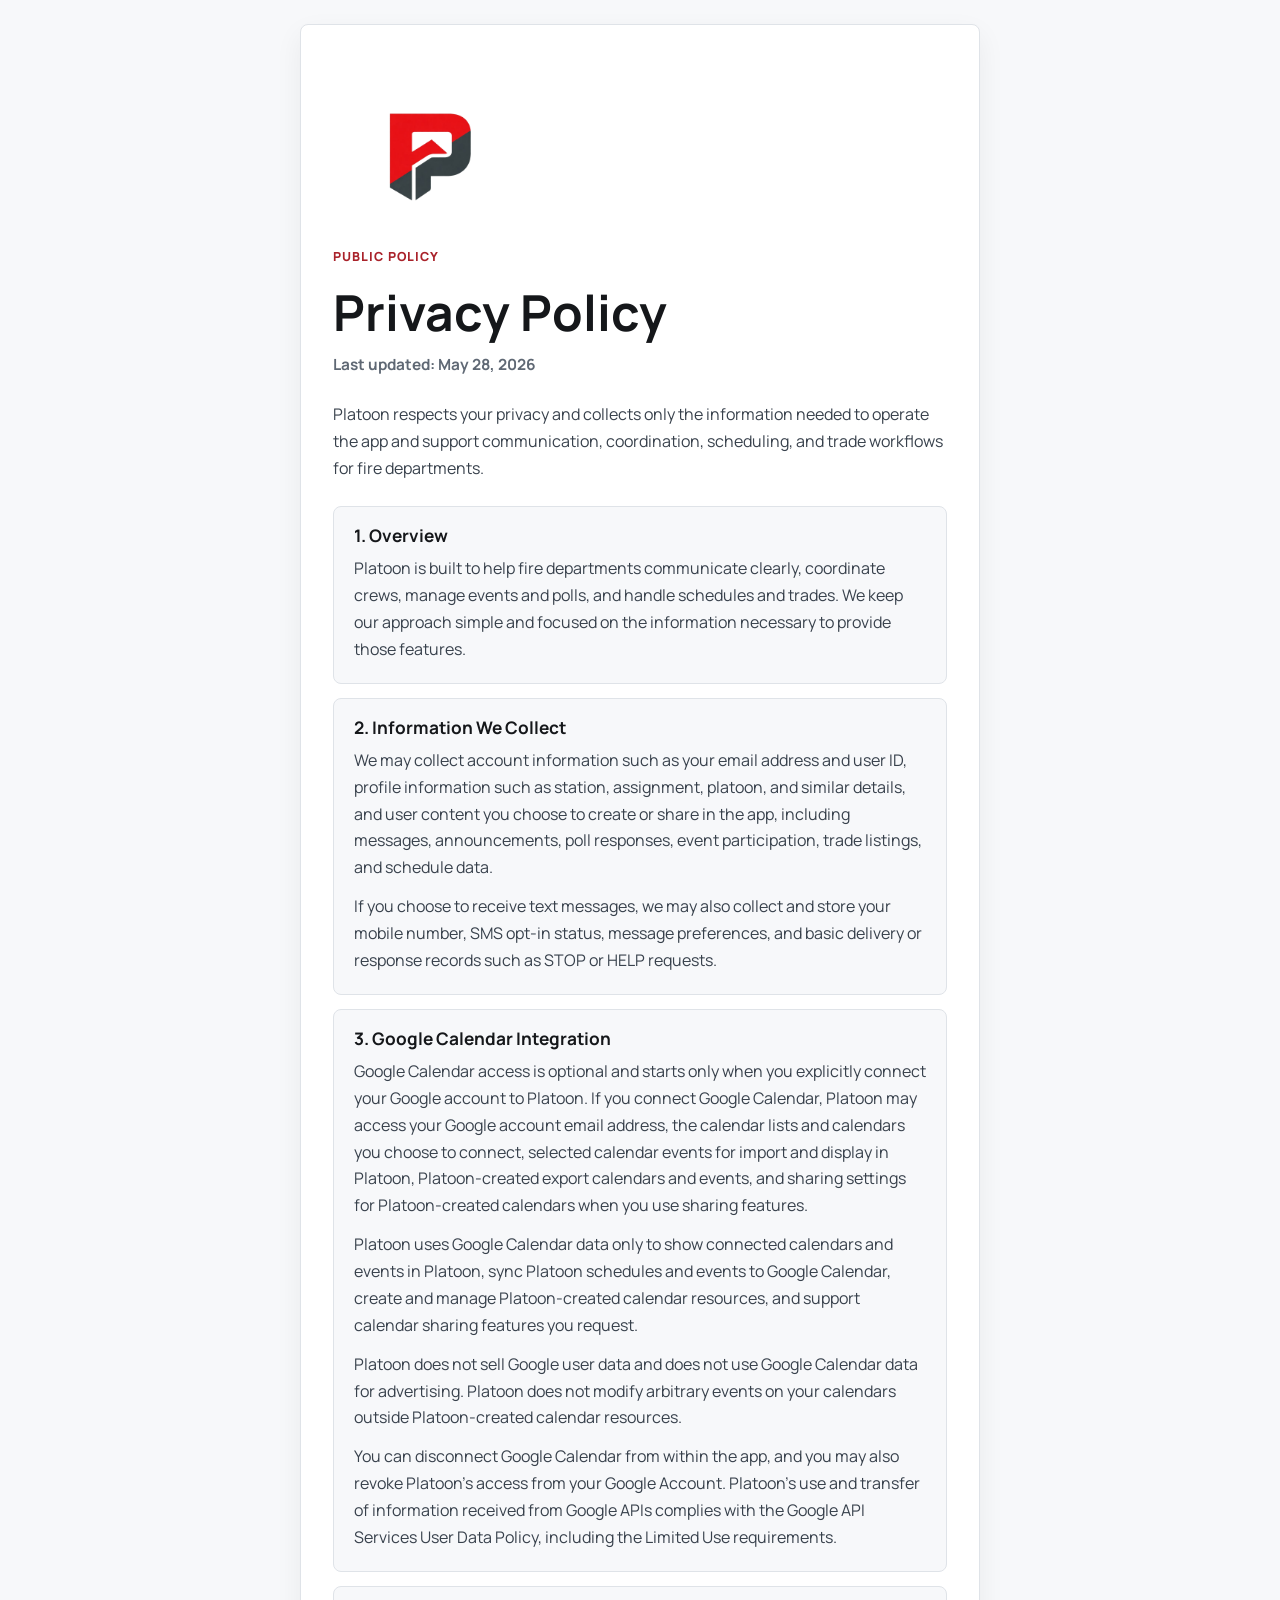
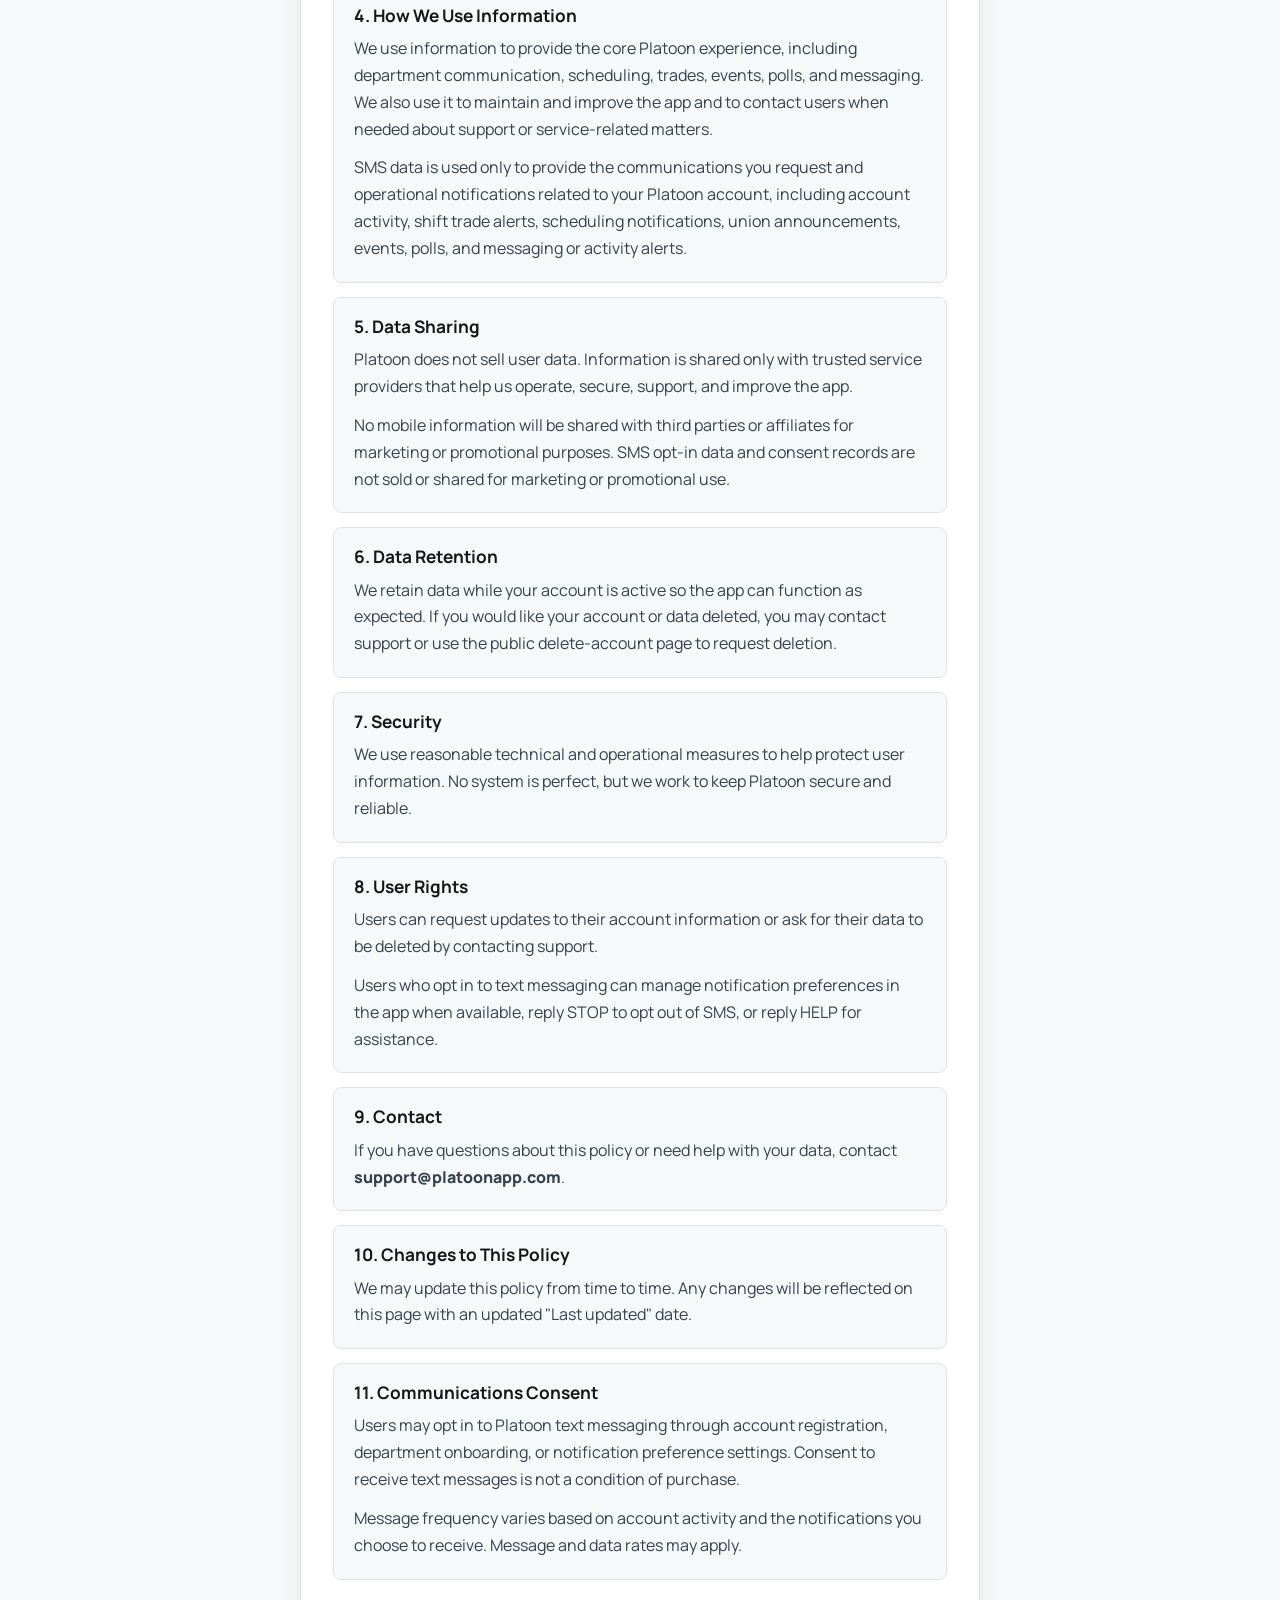
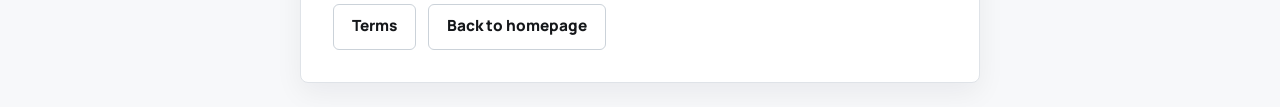
<file: privacy/index.html>
<!DOCTYPE html>
<html lang="en">
<head>
  <meta charset="UTF-8">
  <meta name="viewport" content="width=device-width, initial-scale=1">
  <title>Platoon Privacy Policy</title>
  <meta
    name="description"
    content="Read the Platoon privacy policy and how account, communication, calendar, event, poll, trade, and messaging data, including SMS notifications, is handled."
  >
  <meta property="og:title" content="Platoon Privacy Policy">
  <meta
    property="og:description"
    content="Learn how Platoon handles account, communication, calendar, event, poll, trade, messaging, and SMS notification information."
  >
  <meta property="og:type" content="website">
  <link rel="preconnect" href="https://fonts.googleapis.com">
  <link rel="preconnect" href="https://fonts.gstatic.com" crossorigin>
  <link
    href="https://fonts.googleapis.com/css2?family=Manrope:wght@400;500;700;800&display=swap"
    rel="stylesheet"
  >
  <link rel="stylesheet" href="/styles.css">
  <link rel="icon" type="image/png" href="/assets/images/favicon.png">
</head>
<body class="support-page">
  <div class="site-shell support-shell">
    <main class="support-layout">
      <section class="support-card" aria-labelledby="privacy-title">
        <div class="support-card__brand">
          <img
            class="brand-lockup__logo"
            src="/assets/images/platoon-logo.png"
            alt="Platoon"
            width="220"
            height="72"
          >
          <p class="eyebrow">Public policy</p>
        </div>

        <div class="support-card__content">
          <h1 id="privacy-title">Privacy Policy</h1>
          <p class="support-date">Last updated: May 28, 2026</p>
          <p class="support-copy">
            Platoon respects your privacy and collects only the information needed to operate the app and support communication, coordination, scheduling, and trade workflows for fire departments.
          </p>

          <div class="policy-sections">
            <section class="policy-section" aria-labelledby="overview">
              <h2 id="overview">1. Overview</h2>
              <p>
                Platoon is built to help fire departments communicate clearly, coordinate crews, manage events and polls, and handle schedules and trades. We keep our approach simple and focused on the information necessary to provide those features.
              </p>
            </section>

            <section class="policy-section" aria-labelledby="information-we-collect">
              <h2 id="information-we-collect">2. Information We Collect</h2>
              <p>
                We may collect account information such as your email address and user ID, profile information such as station, assignment, platoon, and similar details, and user content you choose to create or share in the app, including messages, announcements, poll responses, event participation, trade listings, and schedule data.
              </p>
              <p>
                If you choose to receive text messages, we may also collect and store your mobile number, SMS opt-in status, message preferences, and basic delivery or response records such as STOP or HELP requests.
              </p>
            </section>

            <section class="policy-section" aria-labelledby="google-calendar-integration">
              <h2 id="google-calendar-integration">3. Google Calendar Integration</h2>
              <p>
                Google Calendar access is optional and starts only when you explicitly connect your Google account to Platoon. If you connect Google Calendar, Platoon may access your Google account email address, the calendar lists and calendars you choose to connect, selected calendar events for import and display in Platoon, Platoon-created export calendars and events, and sharing settings for Platoon-created calendars when you use sharing features.
              </p>
              <p>
                Platoon uses Google Calendar data only to show connected calendars and events in Platoon, sync Platoon schedules and events to Google Calendar, create and manage Platoon-created calendar resources, and support calendar sharing features you request.
              </p>
              <p>
                Platoon does not sell Google user data and does not use Google Calendar data for advertising. Platoon does not modify arbitrary events on your calendars outside Platoon-created calendar resources.
              </p>
              <p>
                You can disconnect Google Calendar from within the app, and you may also revoke Platoon's access from your Google Account. Platoon's use and transfer of information received from Google APIs complies with the Google API Services User Data Policy, including the Limited Use requirements.
              </p>
            </section>

            <section class="policy-section" aria-labelledby="how-we-use-information">
              <h2 id="how-we-use-information">4. How We Use Information</h2>
              <p>
                We use information to provide the core Platoon experience, including department communication, scheduling, trades, events, polls, and messaging. We also use it to maintain and improve the app and to contact users when needed about support or service-related matters.
              </p>
              <p>
                SMS data is used only to provide the communications you request and operational notifications related to your Platoon account, including account activity, shift trade alerts, scheduling notifications, union announcements, events, polls, and messaging or activity alerts.
              </p>
            </section>

            <section class="policy-section" aria-labelledby="data-sharing">
              <h2 id="data-sharing">5. Data Sharing</h2>
              <p>
                Platoon does not sell user data. Information is shared only with trusted service providers that help us operate, secure, support, and improve the app.
              </p>
              <p>
                No mobile information will be shared with third parties or affiliates for marketing or promotional purposes. SMS opt-in data and consent records are not sold or shared for marketing or promotional use.
              </p>
            </section>

            <section class="policy-section" aria-labelledby="data-retention">
              <h2 id="data-retention">6. Data Retention</h2>
              <p>
                We retain data while your account is active so the app can function as expected. If you would like your account or data deleted, you may contact support or use the public delete-account page to request deletion.
              </p>
            </section>

            <section class="policy-section" aria-labelledby="security">
              <h2 id="security">7. Security</h2>
              <p>
                We use reasonable technical and operational measures to help protect user information. No system is perfect, but we work to keep Platoon secure and reliable.
              </p>
            </section>

            <section class="policy-section" aria-labelledby="user-rights">
              <h2 id="user-rights">8. User Rights</h2>
              <p>
                Users can request updates to their account information or ask for their data to be deleted by contacting support.
              </p>
              <p>
                Users who opt in to text messaging can manage notification preferences in the app when available, reply STOP to opt out of SMS, or reply HELP for assistance.
              </p>
            </section>

            <section class="policy-section" aria-labelledby="contact">
              <h2 id="contact">9. Contact</h2>
              <p>
                If you have questions about this policy or need help with your data, contact
                <a class="text-link" href="mailto:support@platoonapp.com">support@platoonapp.com</a>.
              </p>
            </section>

            <section class="policy-section" aria-labelledby="changes-to-this-policy">
              <h2 id="changes-to-this-policy">10. Changes to This Policy</h2>
              <p>
                We may update this policy from time to time. Any changes will be reflected on this page with an updated "Last updated" date.
              </p>
            </section>

            <section class="policy-section" aria-labelledby="communications-consent">
              <h2 id="communications-consent">11. Communications Consent</h2>
              <p>
                Users may opt in to Platoon text messaging through account registration, department onboarding, or notification preference settings. Consent to receive text messages is not a condition of purchase.
              </p>
              <p>
                Message frequency varies based on account activity and the notifications you choose to receive. Message and data rates may apply.
              </p>
            </section>
          </div>

          <div class="support-actions">
            <a class="button button--secondary" href="/terms/">Terms</a>
            <a class="button button--secondary" href="/">Back to homepage</a>
          </div>
        </div>
      </section>
    </main>
  </div>
</body>
</html>
</file>
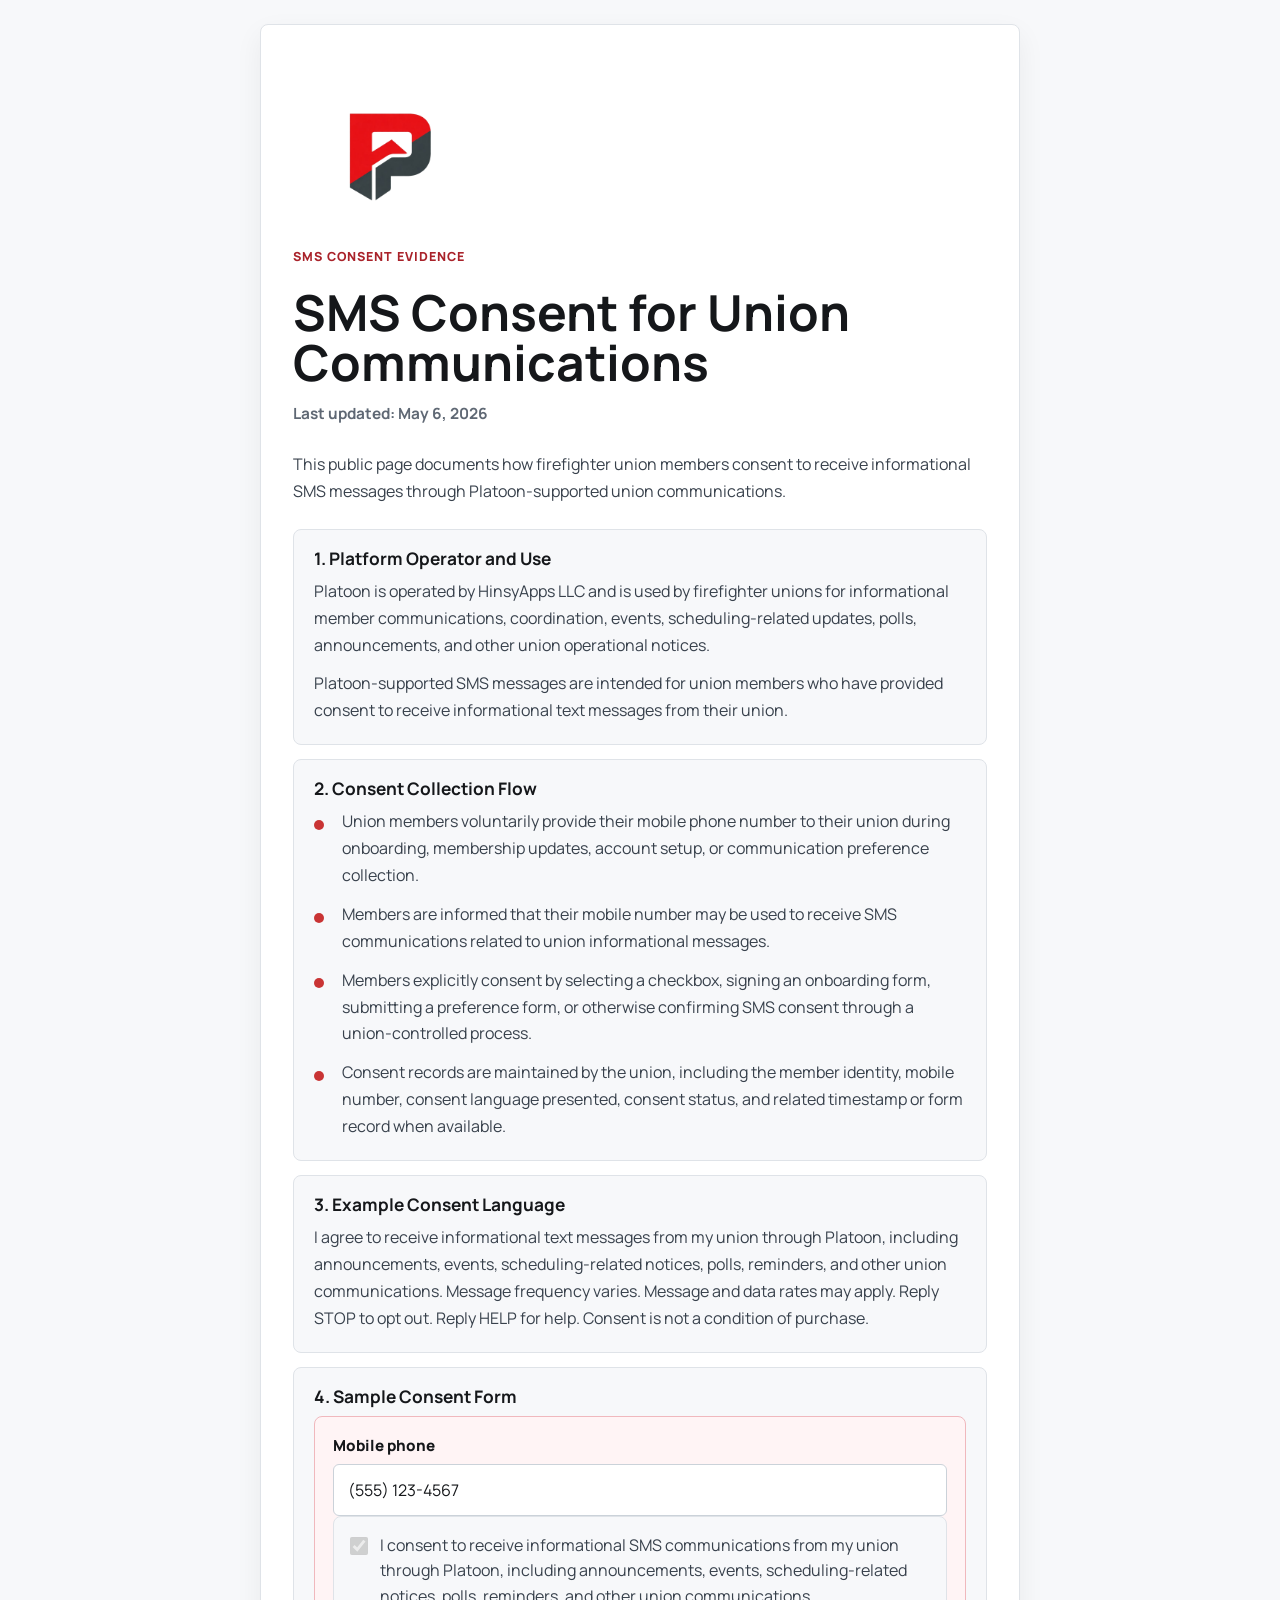
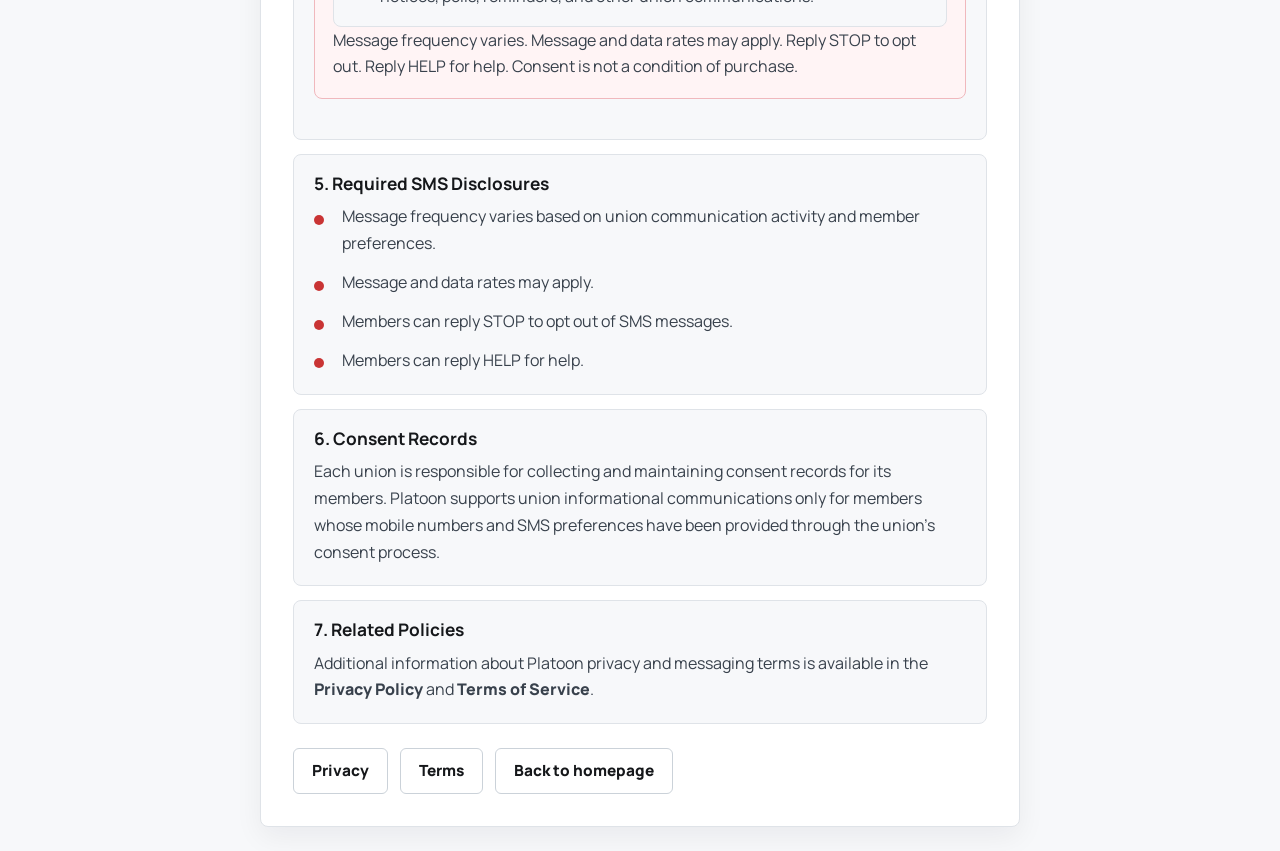
<file: sms-consent/index.html>
<!DOCTYPE html>
<html lang="en">
<head>
  <meta charset="UTF-8">
  <meta name="viewport" content="width=device-width, initial-scale=1">
  <title>Platoon SMS Consent Evidence</title>
  <meta
    name="description"
    content="Public SMS consent evidence page explaining how firefighter union members consent to receive Platoon-supported informational text messages."
  >
  <meta property="og:title" content="Platoon SMS Consent Evidence">
  <meta
    property="og:description"
    content="Review how union members provide consent for Platoon-supported firefighter union SMS communications."
  >
  <meta property="og:type" content="website">
  <link rel="preconnect" href="https://fonts.googleapis.com">
  <link rel="preconnect" href="https://fonts.gstatic.com" crossorigin>
  <link
    href="https://fonts.googleapis.com/css2?family=Manrope:wght@400;500;700;800&display=swap"
    rel="stylesheet"
  >
  <link rel="stylesheet" href="/styles.css">
  <link rel="icon" type="image/png" href="/assets/images/favicon.png">
</head>
<body class="support-page">
  <div class="site-shell support-shell">
    <main class="support-layout">
      <section class="support-card delete-card" aria-labelledby="sms-consent-title">
        <div class="support-card__brand">
          <img
            class="brand-lockup__logo"
            src="/assets/images/platoon-logo.png"
            alt="Platoon"
            width="220"
            height="72"
          >
          <p class="eyebrow">SMS consent evidence</p>
        </div>

        <div class="support-card__content">
          <h1 id="sms-consent-title">SMS Consent for Union Communications</h1>
          <p class="support-date">Last updated: May 6, 2026</p>
          <p class="support-copy">
            This public page documents how firefighter union members consent to receive informational SMS messages through Platoon-supported union communications.
          </p>

          <div class="policy-sections">
            <section class="policy-section" aria-labelledby="operator">
              <h2 id="operator">1. Platform Operator and Use</h2>
              <p>
                Platoon is operated by HinsyApps LLC and is used by firefighter unions for informational member communications, coordination, events, scheduling-related updates, polls, announcements, and other union operational notices.
              </p>
              <p>
                Platoon-supported SMS messages are intended for union members who have provided consent to receive informational text messages from their union.
              </p>
            </section>

            <section class="policy-section" aria-labelledby="consent-flow">
              <h2 id="consent-flow">2. Consent Collection Flow</h2>
              <ul class="check-list">
                <li>Union members voluntarily provide their mobile phone number to their union during onboarding, membership updates, account setup, or communication preference collection.</li>
                <li>Members are informed that their mobile number may be used to receive SMS communications related to union informational messages.</li>
                <li>Members explicitly consent by selecting a checkbox, signing an onboarding form, submitting a preference form, or otherwise confirming SMS consent through a union-controlled process.</li>
                <li>Consent records are maintained by the union, including the member identity, mobile number, consent language presented, consent status, and related timestamp or form record when available.</li>
              </ul>
            </section>

            <section class="policy-section" aria-labelledby="example-language">
              <h2 id="example-language">3. Example Consent Language</h2>
              <p>
                I agree to receive informational text messages from my union through Platoon, including announcements, events, scheduling-related notices, polls, reminders, and other union communications. Message frequency varies. Message and data rates may apply. Reply STOP to opt out. Reply HELP for help. Consent is not a condition of purchase.
              </p>
            </section>

            <section class="policy-section" aria-labelledby="sample-form">
              <h2 id="sample-form">4. Sample Consent Form</h2>
              <div class="confirmation-box">
                <div class="field-group">
                  <label for="sample-mobile">Mobile phone</label>
                  <input
                    id="sample-mobile"
                    type="tel"
                    value="(555) 123-4567"
                    aria-label="Sample mobile phone field"
                    disabled
                  >
                </div>

                <label class="checkbox-row" for="sample-consent">
                  <input id="sample-consent" type="checkbox" checked disabled>
                  <span>
                    I consent to receive informational SMS communications from my union through Platoon, including announcements, events, scheduling-related notices, polls, reminders, and other union communications.
                  </span>
                </label>

                <p>
                  Message frequency varies. Message and data rates may apply. Reply STOP to opt out. Reply HELP for help. Consent is not a condition of purchase.
                </p>
              </div>
            </section>

            <section class="policy-section" aria-labelledby="required-disclosures">
              <h2 id="required-disclosures">5. Required SMS Disclosures</h2>
              <ul class="check-list">
                <li>Message frequency varies based on union communication activity and member preferences.</li>
                <li>Message and data rates may apply.</li>
                <li>Members can reply STOP to opt out of SMS messages.</li>
                <li>Members can reply HELP for help.</li>
              </ul>
            </section>

            <section class="policy-section" aria-labelledby="recordkeeping">
              <h2 id="recordkeeping">6. Consent Records</h2>
              <p>
                Each union is responsible for collecting and maintaining consent records for its members. Platoon supports union informational communications only for members whose mobile numbers and SMS preferences have been provided through the union's consent process.
              </p>
            </section>

            <section class="policy-section" aria-labelledby="related-policies">
              <h2 id="related-policies">7. Related Policies</h2>
              <p>
                Additional information about Platoon privacy and messaging terms is available in the
                <a class="text-link" href="/privacy/">Privacy Policy</a>
                and
                <a class="text-link" href="/terms/">Terms of Service</a>.
              </p>
            </section>
          </div>

          <div class="support-actions">
            <a class="button button--secondary" href="/privacy/">Privacy</a>
            <a class="button button--secondary" href="/terms/">Terms</a>
            <a class="button button--secondary" href="/">Back to homepage</a>
          </div>
        </div>
      </section>
    </main>
  </div>
</body>
</html>
</file>
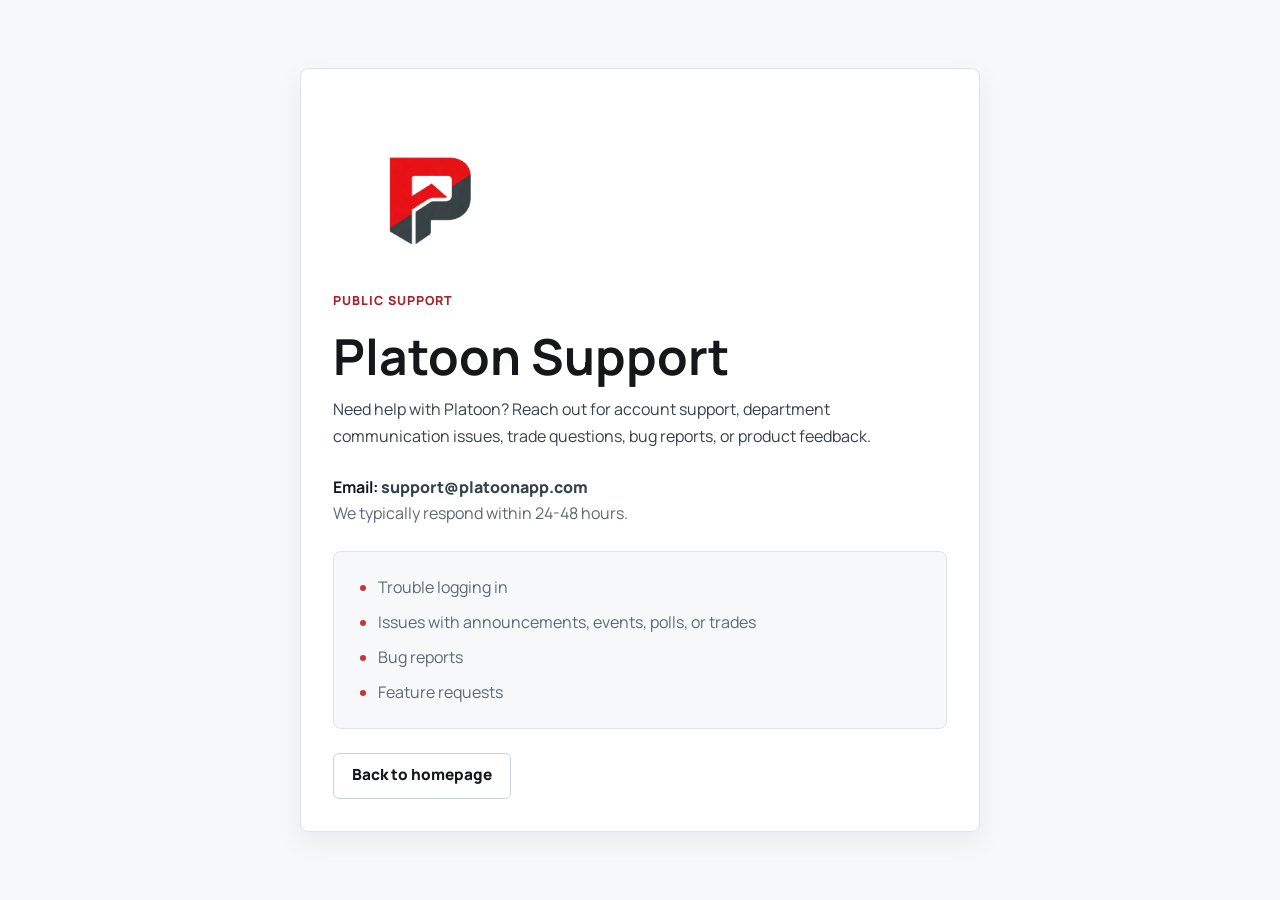
<file: support/index.html>
<!DOCTYPE html>
<html lang="en">
<head>
  <meta charset="UTF-8">
  <meta name="viewport" content="width=device-width, initial-scale=1">
  <title>Platoon Support</title>
  <meta
    name="description"
    content="Contact Platoon support for login help, department communication issues, trades, bug reports, and product feedback."
  >
  <meta property="og:title" content="Platoon Support">
  <meta
    property="og:description"
    content="Reach Platoon support for help with account access, department coordination features, bug reports, or feedback."
  >
  <meta property="og:type" content="website">
  <link rel="preconnect" href="https://fonts.googleapis.com">
  <link rel="preconnect" href="https://fonts.gstatic.com" crossorigin>
  <link
    href="https://fonts.googleapis.com/css2?family=Manrope:wght@400;500;700;800&display=swap"
    rel="stylesheet"
  >
  <link rel="stylesheet" href="/styles.css">
  <link rel="icon" type="image/png" href="/assets/images/favicon.png">
</head>
<body class="support-page">
  <div class="site-shell support-shell">
    <main class="support-layout">
      <section class="support-card" aria-labelledby="support-title">
        <div class="support-card__brand">
          <img
            class="brand-lockup__logo"
            src="/assets/images/platoon-logo.png"
            alt="Platoon"
            width="220"
            height="72"
          >
          <p class="eyebrow">Public support</p>
        </div>

        <div class="support-card__content">
          <h1 id="support-title">Platoon Support</h1>
          <p class="support-copy">
            Need help with Platoon? Reach out for account support, department communication issues, trade questions, bug reports, or product feedback.
          </p>

          <p class="support-meta">
            <strong>Email:</strong>
            <a class="text-link" href="mailto:support@platoonapp.com">support@platoonapp.com</a>
            <br>
            We typically respond within 24-48 hours.
          </p>

          <ul class="support-list">
            <li>Trouble logging in</li>
            <li>Issues with announcements, events, polls, or trades</li>
            <li>Bug reports</li>
            <li>Feature requests</li>
          </ul>

          <div class="support-actions">
            <a class="button button--secondary" href="/">Back to homepage</a>
          </div>
        </div>
      </section>
    </main>
  </div>
</body>
</html>
</file>
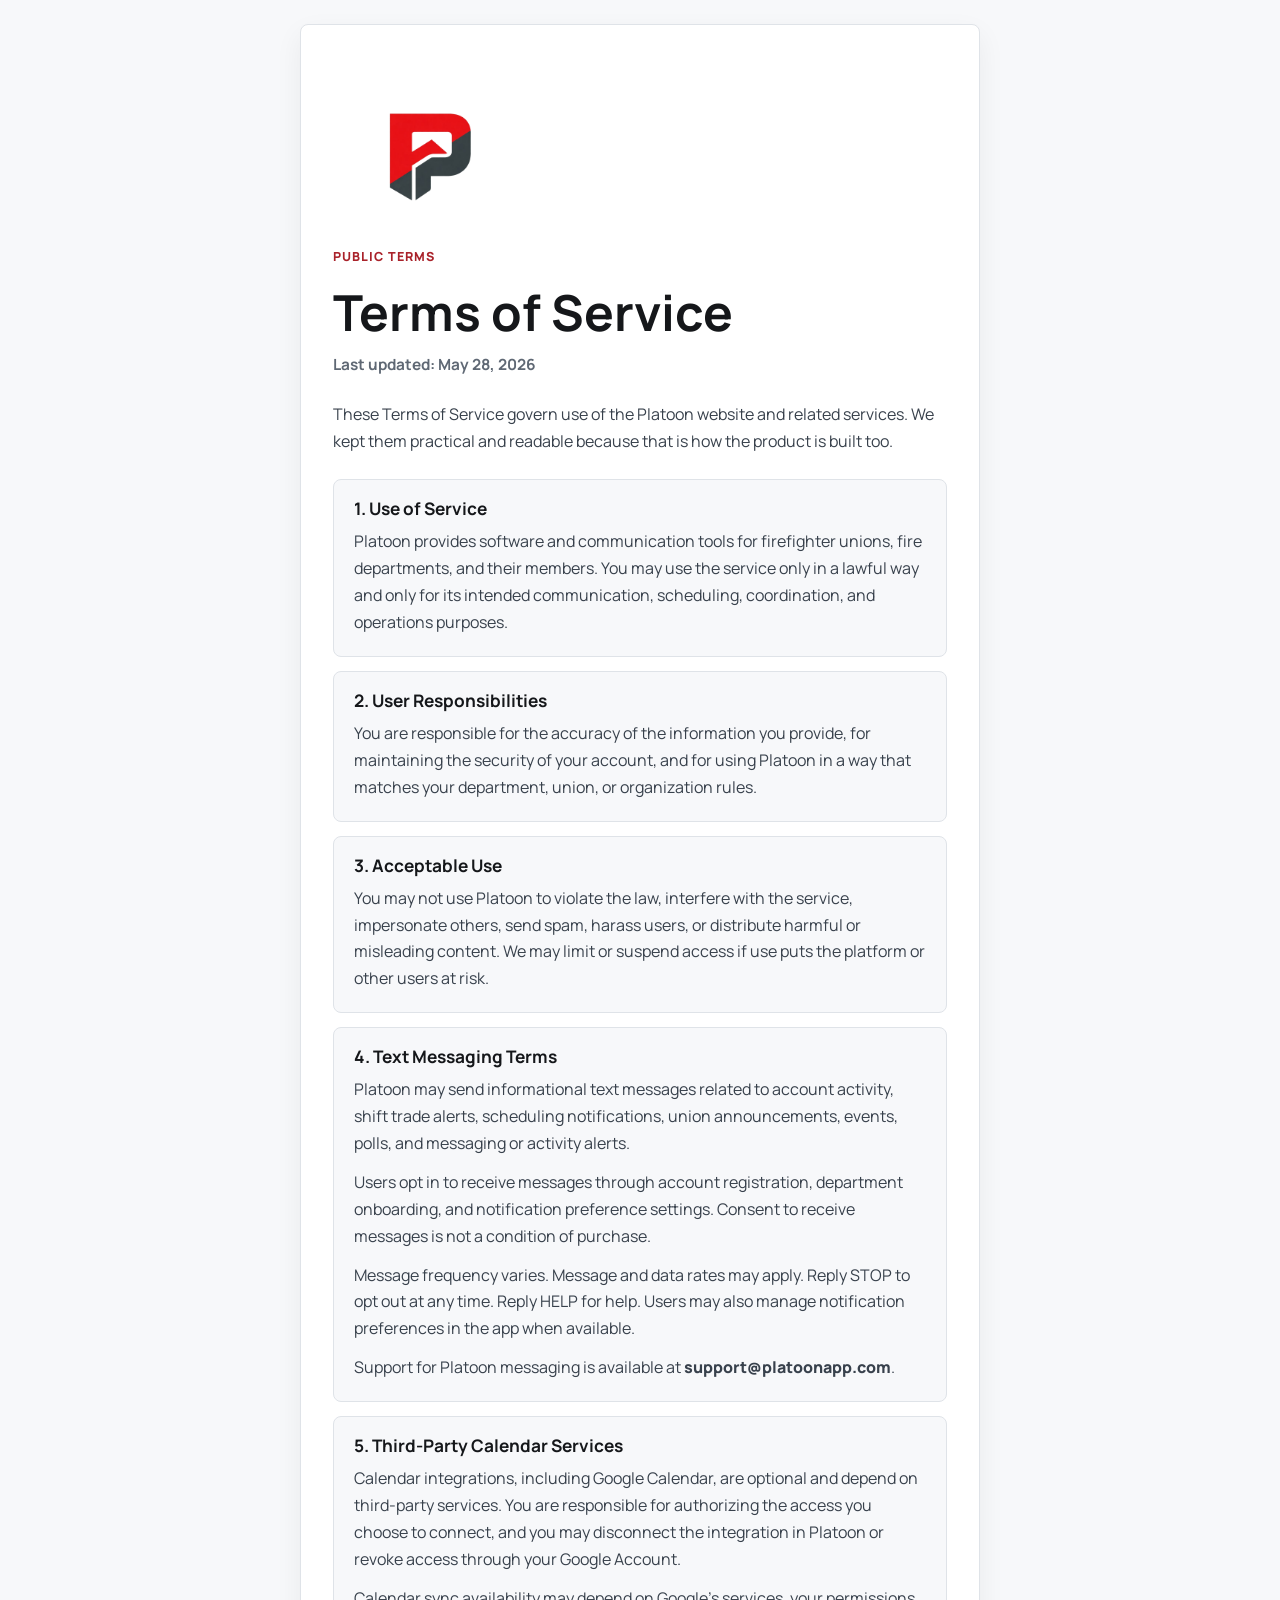
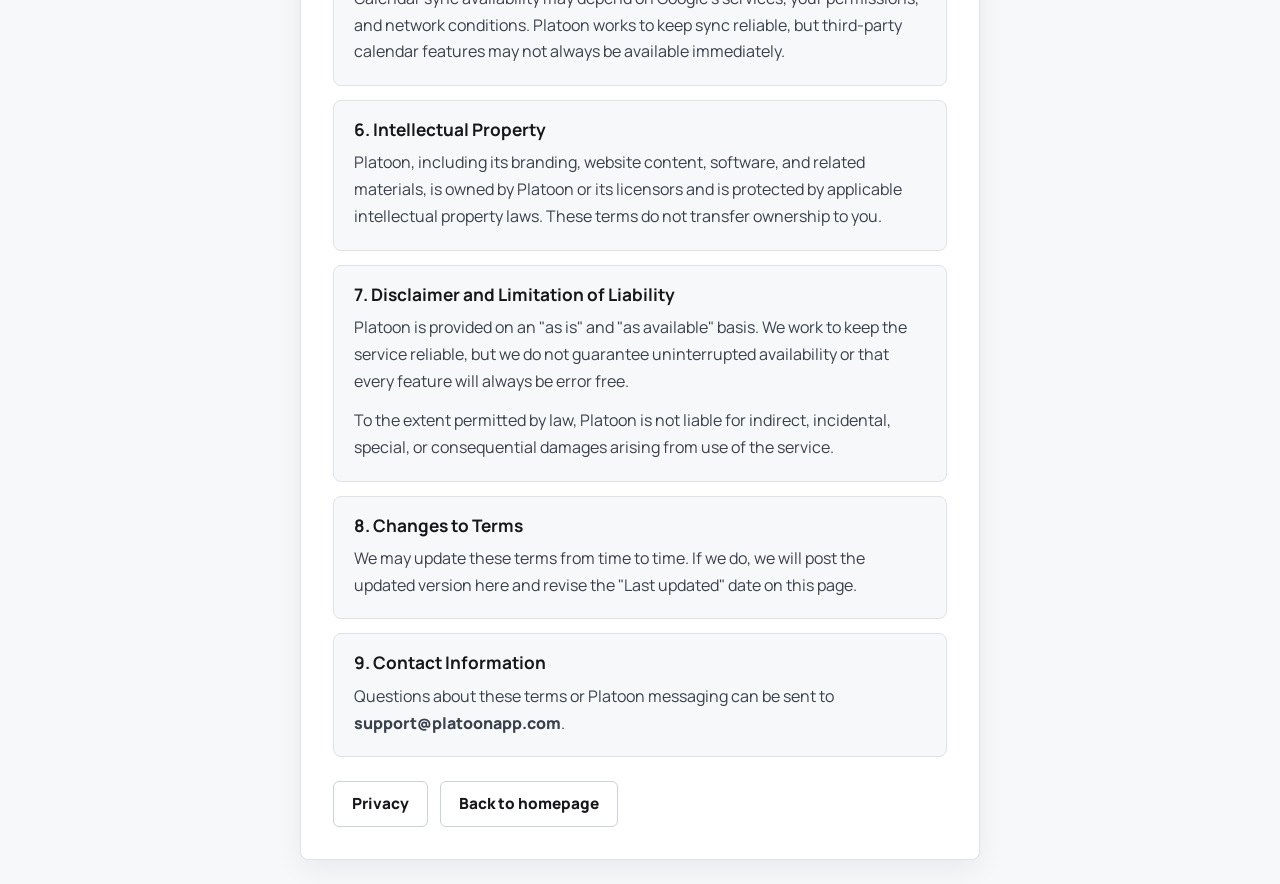
<file: terms/index.html>
<!DOCTYPE html>
<html lang="en">
<head>
  <meta charset="UTF-8">
  <meta name="viewport" content="width=device-width, initial-scale=1">
  <title>Platoon Terms of Service</title>
  <meta
    name="description"
    content="Read the Platoon terms of service, including calendar integration and text messaging terms for account activity, scheduling, trade alerts, and union communications."
  >
  <meta property="og:title" content="Platoon Terms of Service">
  <meta
    property="og:description"
    content="Review Platoon's site terms, calendar integration terms, and text messaging terms for firefighter union and department communications."
  >
  <meta property="og:type" content="website">
  <link rel="preconnect" href="https://fonts.googleapis.com">
  <link rel="preconnect" href="https://fonts.gstatic.com" crossorigin>
  <link
    href="https://fonts.googleapis.com/css2?family=Manrope:wght@400;500;700;800&display=swap"
    rel="stylesheet"
  >
  <link rel="stylesheet" href="/styles.css">
  <link rel="icon" type="image/png" href="/assets/images/favicon.png">
</head>
<body class="support-page">
  <div class="site-shell support-shell">
    <main class="support-layout">
      <section class="support-card" aria-labelledby="terms-title">
        <div class="support-card__brand">
          <img
            class="brand-lockup__logo"
            src="/assets/images/platoon-logo.png"
            alt="Platoon"
            width="220"
            height="72"
          >
          <p class="eyebrow">Public terms</p>
        </div>

        <div class="support-card__content">
          <h1 id="terms-title">Terms of Service</h1>
          <p class="support-date">Last updated: May 28, 2026</p>
          <p class="support-copy">
            These Terms of Service govern use of the Platoon website and related services. We kept them practical and readable because that is how the product is built too.
          </p>

          <div class="policy-sections">
            <section class="policy-section" aria-labelledby="use-of-service">
              <h2 id="use-of-service">1. Use of Service</h2>
              <p>
                Platoon provides software and communication tools for firefighter unions, fire departments, and their members. You may use the service only in a lawful way and only for its intended communication, scheduling, coordination, and operations purposes.
              </p>
            </section>

            <section class="policy-section" aria-labelledby="user-responsibilities">
              <h2 id="user-responsibilities">2. User Responsibilities</h2>
              <p>
                You are responsible for the accuracy of the information you provide, for maintaining the security of your account, and for using Platoon in a way that matches your department, union, or organization rules.
              </p>
            </section>

            <section class="policy-section" aria-labelledby="acceptable-use">
              <h2 id="acceptable-use">3. Acceptable Use</h2>
              <p>
                You may not use Platoon to violate the law, interfere with the service, impersonate others, send spam, harass users, or distribute harmful or misleading content. We may limit or suspend access if use puts the platform or other users at risk.
              </p>
            </section>

            <section class="policy-section" aria-labelledby="text-messaging-terms">
              <h2 id="text-messaging-terms">4. Text Messaging Terms</h2>
              <p>
                Platoon may send informational text messages related to account activity, shift trade alerts, scheduling notifications, union announcements, events, polls, and messaging or activity alerts.
              </p>
              <p>
                Users opt in to receive messages through account registration, department onboarding, and notification preference settings. Consent to receive messages is not a condition of purchase.
              </p>
              <p>
                Message frequency varies. Message and data rates may apply. Reply STOP to opt out at any time. Reply HELP for help. Users may also manage notification preferences in the app when available.
              </p>
              <p>
                Support for Platoon messaging is available at <a class="text-link" href="mailto:support@platoonapp.com">support@platoonapp.com</a>.
              </p>
            </section>

            <section class="policy-section" aria-labelledby="third-party-calendar-services">
              <h2 id="third-party-calendar-services">5. Third-Party Calendar Services</h2>
              <p>
                Calendar integrations, including Google Calendar, are optional and depend on third-party services. You are responsible for authorizing the access you choose to connect, and you may disconnect the integration in Platoon or revoke access through your Google Account.
              </p>
              <p>
                Calendar sync availability may depend on Google's services, your permissions, and network conditions. Platoon works to keep sync reliable, but third-party calendar features may not always be available immediately.
              </p>
            </section>

            <section class="policy-section" aria-labelledby="intellectual-property">
              <h2 id="intellectual-property">6. Intellectual Property</h2>
              <p>
                Platoon, including its branding, website content, software, and related materials, is owned by Platoon or its licensors and is protected by applicable intellectual property laws. These terms do not transfer ownership to you.
              </p>
            </section>

            <section class="policy-section" aria-labelledby="disclaimer">
              <h2 id="disclaimer">7. Disclaimer and Limitation of Liability</h2>
              <p>
                Platoon is provided on an "as is" and "as available" basis. We work to keep the service reliable, but we do not guarantee uninterrupted availability or that every feature will always be error free.
              </p>
              <p>
                To the extent permitted by law, Platoon is not liable for indirect, incidental, special, or consequential damages arising from use of the service.
              </p>
            </section>

            <section class="policy-section" aria-labelledby="changes-to-terms">
              <h2 id="changes-to-terms">8. Changes to Terms</h2>
              <p>
                We may update these terms from time to time. If we do, we will post the updated version here and revise the "Last updated" date on this page.
              </p>
            </section>

            <section class="policy-section" aria-labelledby="contact-information">
              <h2 id="contact-information">9. Contact Information</h2>
              <p>
                Questions about these terms or Platoon messaging can be sent to
                <a class="text-link" href="mailto:support@platoonapp.com">support@platoonapp.com</a>.
              </p>
            </section>
          </div>

          <div class="support-actions">
            <a class="button button--secondary" href="/privacy/">Privacy</a>
            <a class="button button--secondary" href="/">Back to homepage</a>
          </div>
        </div>
      </section>
    </main>
  </div>
</body>
</html>
</file>
<file: styles.css>
:root {
  --bg: #ffffff;
  --surface: #f7f8fa;
  --surface-strong: #eef1f4;
  --panel: #ffffff;
  --panel-strong: #fbfbfc;
  --border: #dfe3e8;
  --border-strong: #cbd2d9;
  --text: #15171a;
  --muted: #5f6874;
  --muted-strong: #38414c;
  --accent: #c93434;
  --accent-strong: #a9222a;
  --accent-soft: #fff0f0;
  --success: #137c45;
  --error: #b4232d;
  --warning: #9a5b00;
  --shadow: 0 18px 48px rgba(17, 24, 39, 0.08);
  --shadow-soft: 0 10px 28px rgba(17, 24, 39, 0.06);
  --radius-lg: 8px;
  --radius-md: 8px;
  --radius-sm: 6px;
  --max-width: 1180px;
}

* {
  box-sizing: border-box;
}

html {
  scroll-behavior: smooth;
}

body {
  margin: 0;
  min-height: 100vh;
  font-family: "Manrope", "Segoe UI", sans-serif;
  color: var(--text);
  background: var(--bg);
}

a {
  color: inherit;
}

img {
  display: block;
  max-width: 100%;
}

button,
input {
  font: inherit;
}

h1,
h2,
h3,
h4,
p {
  margin-top: 0;
}

h1 {
  margin-bottom: 22px;
  font-size: clamp(2.75rem, 7vw, 5.25rem);
  line-height: 0.96;
  letter-spacing: 0;
}

h2 {
  margin-bottom: 14px;
  font-size: clamp(2rem, 4vw, 3.15rem);
  line-height: 1.05;
  letter-spacing: 0;
}

h3 {
  margin-bottom: 10px;
  font-size: 1.22rem;
  line-height: 1.25;
}

h4 {
  margin-bottom: 8px;
  font-size: 1rem;
  line-height: 1.35;
}

p,
li,
dd {
  color: var(--muted);
  font-size: 1rem;
  line-height: 1.68;
}

.site-shell {
  width: min(calc(100% - 2rem), var(--max-width));
  margin: 0 auto;
}

.site-header {
  display: flex;
  gap: 18px;
  align-items: center;
  justify-content: space-between;
  padding: 24px 0;
  border-bottom: 1px solid var(--border);
}

.brand-link {
  display: inline-flex;
  align-items: center;
  text-decoration: none;
}

.brand-lockup {
  margin-bottom: 24px;
}

.brand-lockup__logo {
  width: clamp(142px, 18vw, 190px);
  height: auto;
}

.utility-nav {
  display: flex;
  flex-wrap: wrap;
  justify-content: flex-end;
  gap: 8px 20px;
}

.utility-nav a,
.footer a {
  color: var(--muted-strong);
  font-size: 0.94rem;
  font-weight: 700;
  text-decoration: none;
}

.utility-nav a:hover,
.utility-nav a:focus-visible,
.footer a:hover,
.footer a:focus-visible,
.text-link:hover,
.text-link:focus-visible {
  color: var(--accent-strong);
}

.hero {
  display: grid;
  gap: 44px;
  align-items: center;
  padding: 72px 0 64px;
}

.hero__copy {
  max-width: 720px;
}

.hero h1 {
  font-size: clamp(2.6rem, 6vw, 4.45rem);
}

.hero__lede {
  max-width: 64ch;
  margin-bottom: 30px;
  color: var(--muted-strong);
  font-size: 1.14rem;
}

.hero__actions,
.support-actions,
.reset-actions {
  display: flex;
  flex-wrap: wrap;
  gap: 12px;
  align-items: center;
}

.hero__visual {
  display: flex;
  justify-content: center;
}

.eyebrow,
.section-label,
.card-label,
.product-label {
  margin: 0 0 12px;
  color: var(--accent-strong);
  font-size: 0.78rem;
  font-weight: 800;
  letter-spacing: 0.08em;
  text-transform: uppercase;
}

.button {
  display: inline-flex;
  align-items: center;
  justify-content: center;
  min-height: 46px;
  padding: 0 18px;
  border: 1px solid transparent;
  border-radius: var(--radius-sm);
  font-size: 0.96rem;
  font-weight: 800;
  line-height: 1.1;
  text-align: center;
  text-decoration: none;
  cursor: pointer;
  transition: background-color 0.16s ease, border-color 0.16s ease, color 0.16s ease, transform 0.16s ease;
}

.button:hover,
.button:focus-visible {
  transform: translateY(-1px);
}

.button--primary {
  background: var(--accent);
  color: #ffffff;
  box-shadow: 0 12px 26px rgba(201, 52, 52, 0.18);
}

.button--primary:hover,
.button--primary:focus-visible {
  background: var(--accent-strong);
}

.button--secondary {
  border-color: var(--border-strong);
  background: #ffffff;
  color: var(--text);
}

.button--secondary:hover,
.button--secondary:focus-visible {
  border-color: var(--accent);
  color: var(--accent-strong);
}

.button--danger {
  background: var(--error);
  color: #ffffff;
  box-shadow: 0 12px 26px rgba(180, 35, 45, 0.18);
}

button:disabled {
  cursor: wait;
  opacity: 0.68;
}

.proof-row {
  display: grid;
  gap: 14px;
  margin: 30px 0 0;
}

.proof-row div {
  padding: 16px 18px;
  border: 1px solid var(--border);
  border-radius: var(--radius-md);
  background: var(--panel);
}

.proof-row dt {
  margin-bottom: 4px;
  color: var(--muted);
  font-size: 0.82rem;
  font-weight: 800;
  text-transform: uppercase;
  letter-spacing: 0.06em;
}

.proof-row dd {
  margin: 0;
  color: var(--text);
  font-weight: 800;
}

.section {
  padding: 76px 0;
  border-top: 1px solid var(--border);
}

.section--summary {
  padding-top: 64px;
}

.section-heading {
  max-width: 760px;
  margin-bottom: 26px;
}

.section-heading p {
  max-width: 70ch;
}

.section-heading--center {
  margin-right: auto;
  margin-left: auto;
  text-align: center;
}

.summary-grid,
.feature-grid,
.product-grid {
  display: grid;
  gap: 18px;
}

.summary-card,
.feature-grid article,
.audience-panel,
.cta-section,
.support-card,
.reset-card {
  border: 1px solid var(--border);
  border-radius: var(--radius-lg);
  background: var(--panel);
  box-shadow: var(--shadow-soft);
}

.summary-card,
.feature-grid article {
  padding: 24px;
}

.card-icon {
  display: inline-flex;
  align-items: center;
  justify-content: center;
  width: 36px;
  height: 36px;
  margin-bottom: 18px;
  border-radius: var(--radius-sm);
  background: var(--accent-soft);
  color: var(--accent-strong);
  font-size: 0.8rem;
  font-weight: 900;
}

.two-column {
  display: grid;
  gap: 24px;
}

.audience-panel {
  display: grid;
  gap: 0;
  overflow: hidden;
}

.audience-panel article {
  padding: 28px;
}

.audience-panel article + article {
  border-top: 1px solid var(--border);
  background: var(--panel-strong);
}

.check-list {
  display: grid;
  gap: 12px;
  margin: 0;
  padding: 0;
  list-style: none;
}

.check-list li {
  position: relative;
  padding-left: 28px;
  color: var(--muted-strong);
}

.check-list li::before {
  content: "";
  position: absolute;
  top: 0.72em;
  left: 0;
  width: 10px;
  height: 10px;
  border-radius: 999px;
  background: var(--accent);
}

.product-grid {
  gap: 34px 24px;
  margin-bottom: 20px;
}

.product-card {
  display: grid;
  gap: 18px;
  align-items: start;
}

.product-card__copy {
  max-width: 440px;
}

.product-card--phone {
  padding: 0 8px 8px;
  overflow: visible;
}

.product-card--phone .product-card__copy {
  min-height: 104px;
}

.product-phone-image {
  width: min(100%, 300px);
  height: auto;
  margin: 0 auto;
  filter: drop-shadow(0 22px 30px rgba(17, 24, 39, 0.15));
}

.product-hero {
  margin: 0;
}

.product-hero img {
  width: min(100%, 375px);
  height: auto;
  margin: 0 auto;
  filter: drop-shadow(0 26px 38px rgba(17, 24, 39, 0.16));
}

.product-card--dashboard {
  padding: 24px;
  border: 1px solid var(--border);
  border-radius: var(--radius-lg);
  background: var(--surface);
  box-shadow: var(--shadow-soft);
  gap: 18px;
  overflow: hidden;
}

.dashboard-image-frame {
  padding: 10px;
  border: 1px solid var(--border);
  border-radius: var(--radius-lg);
  background: #ffffff;
}

.dashboard-image-frame img {
  width: 100%;
  height: auto;
  border-radius: var(--radius-sm);
}

.cta-section {
  display: grid;
  gap: 24px;
  padding: 30px;
  background: var(--surface);
}

.waitlist-form {
  display: grid;
  gap: 12px;
}

.waitlist-form input,
.field-group input {
  width: 100%;
  min-height: 52px;
  padding: 0 14px;
  border: 1px solid var(--border-strong);
  border-radius: var(--radius-sm);
  background: #ffffff;
  color: var(--text);
}

.waitlist-form input::placeholder {
  color: #8a949f;
}

.waitlist-form input:focus-visible,
.field-group input:focus-visible {
  outline: 3px solid rgba(201, 52, 52, 0.16);
  outline-offset: 2px;
  border-color: var(--accent);
}

.form-status {
  min-height: 1.5rem;
  margin: 2px 0 0;
  font-size: 0.94rem;
}

.form-status[data-state="success"] {
  color: var(--success);
}

.form-status[data-state="error"] {
  color: var(--error);
}

.form-status[data-state="pending"] {
  color: var(--warning);
}

.footer {
  display: grid;
  gap: 24px;
  padding: 34px 0 42px;
  border-top: 1px solid var(--border);
}

.footer-logo {
  width: 136px;
  height: auto;
  margin-bottom: 10px;
}

.footer p {
  margin-bottom: 0;
}

.footer nav {
  display: flex;
  flex-wrap: wrap;
  gap: 10px 18px;
}

.sr-only {
  position: absolute;
  width: 1px;
  height: 1px;
  padding: 0;
  margin: -1px;
  overflow: hidden;
  clip: rect(0, 0, 0, 0);
  white-space: nowrap;
  border: 0;
}

.reset-page,
.support-page {
  background: var(--surface);
}

.support-shell,
.reset-shell {
  display: grid;
  min-height: 100vh;
  align-items: center;
  padding-top: 24px;
  padding-bottom: 24px;
}

.support-layout,
.reset-layout {
  display: flex;
  justify-content: center;
}

.support-card {
  position: relative;
  width: min(100%, 680px);
  padding: 32px;
}

.delete-card {
  width: min(100%, 760px);
}

.download-card {
  width: min(100%, 620px);
  text-align: center;
}

.download-content h1 {
  font-size: clamp(2.25rem, 8vw, 3.5rem);
}

.invite-handoff {
  margin: 24px 0;
  padding: 22px;
  border: 1px solid #f0b8bd;
  border-radius: var(--radius-lg);
  background: #fff7f7;
}

.invite-handoff[hidden] {
  display: none;
}

.invite-handoff h2 {
  margin: 0 0 10px;
  font-size: 1.35rem;
}

.invite-handoff p {
  margin: 0 0 16px;
  color: var(--muted-strong);
}

.invite-open-button {
  width: 100%;
}

.invite-handoff .invite-handoff__note {
  margin: 12px 0 0;
  font-size: 0.88rem;
}

.download-options {
  display: flex;
  flex-wrap: wrap;
  justify-content: center;
  gap: 16px;
  margin: 28px 0 26px;
}

.store-badge {
  display: inline-flex;
  align-items: center;
  justify-content: center;
  width: 174px;
  height: 62px;
  padding: 0;
  border: 1px solid transparent;
  border-radius: var(--radius-sm);
  text-decoration: none;
  overflow: hidden;
  transition: border-color 0.16s ease, transform 0.16s ease, box-shadow 0.16s ease;
}

.store-badge:hover,
.store-badge:focus-visible {
  border-color: var(--accent);
  box-shadow: var(--shadow-soft);
  transform: translateY(-1px);
}

.store-badge img {
  display: block;
  height: 54px;
  width: auto;
}

.store-badge--google img {
  height: 80px;
  width: 214px;
}

.download-actions {
  justify-content: center;
}

.reset-card {
  position: relative;
  width: min(100%, 560px);
  padding: 32px;
}

.support-card__brand,
.reset-card__brand {
  margin-bottom: 20px;
}

.support-card h1,
.reset-state h1,
.delete-state h1 {
  margin-bottom: 14px;
  font-size: clamp(2.1rem, 5.8vw, 3.1rem);
  line-height: 1;
}

.support-copy,
.reset-copy {
  margin-bottom: 24px;
  color: var(--muted-strong);
}

.support-date {
  margin: 0 0 24px;
  color: var(--muted);
  font-size: 0.96rem;
  font-weight: 700;
}

.support-meta {
  margin: 0 0 24px;
}

.support-meta strong,
.field-group label {
  color: var(--text);
}

.support-list {
  margin: 0 0 24px;
  padding: 22px 22px 22px 44px;
  border: 1px solid var(--border);
  border-radius: var(--radius-lg);
  background: var(--surface);
}

.support-list li::marker,
.trust-list li::marker {
  color: var(--accent);
}

.support-list li + li {
  margin-top: 8px;
}

.policy-sections {
  display: grid;
  gap: 14px;
  margin-bottom: 24px;
}

.policy-section {
  padding: 20px;
  border: 1px solid var(--border);
  border-radius: var(--radius-lg);
  background: var(--surface);
}

.policy-section h2 {
  margin: 0 0 10px;
  font-size: 1.08rem;
}

.policy-section p {
  margin: 0;
  color: var(--muted-strong);
}

.policy-section p + p {
  margin-top: 12px;
}

.status-pill {
  display: inline-flex;
  align-items: center;
  min-height: 34px;
  margin-bottom: 18px;
  padding: 0 12px;
  border: 1px solid var(--border);
  border-radius: var(--radius-sm);
  background: var(--surface);
  color: var(--muted-strong);
  font-size: 0.88rem;
  font-weight: 800;
}

.status-pill[data-tone="pending"] {
  border-color: #f2cf8b;
  background: #fff8e8;
  color: var(--warning);
}

.status-pill[data-tone="success"] {
  border-color: #b8e5ca;
  background: #effaf3;
  color: var(--success);
}

.status-pill[data-tone="error"] {
  border-color: #f0b8bd;
  background: #fff1f2;
  color: var(--error);
}

.reset-form {
  display: grid;
  gap: 16px;
}

.field-group {
  display: grid;
  gap: 8px;
}

.field-group label {
  font-size: 0.95rem;
  font-weight: 800;
}

.inline-note {
  margin: -4px 0 0;
  color: var(--muted);
  font-size: 0.94rem;
}

.text-link {
  color: var(--muted-strong);
  font-weight: 800;
  text-decoration: none;
}

.progress-indicator {
  display: inline-flex;
  gap: 8px;
  margin-bottom: 18px;
}

.progress-indicator span {
  width: 10px;
  height: 10px;
  border-radius: 999px;
  background: var(--accent);
  animation: pulse 1.1s infinite ease-in-out;
}

.progress-indicator span:nth-child(2) {
  animation-delay: 0.12s;
}

.progress-indicator span:nth-child(3) {
  animation-delay: 0.24s;
}

.delete-policy-grid {
  margin-bottom: 24px;
}

.confirmation-box {
  margin-bottom: 20px;
  padding: 18px;
  border: 1px solid #f0b8bd;
  border-radius: var(--radius-lg);
  background: #fff4f5;
}

.confirmation-box p {
  margin: 0;
  color: var(--muted-strong);
}

.confirmation-box p + p {
  margin-top: 12px;
}

.checkbox-row {
  display: grid;
  grid-template-columns: auto 1fr;
  gap: 12px;
  align-items: flex-start;
  padding: 16px;
  border: 1px solid var(--border);
  border-radius: var(--radius-md);
  background: var(--surface);
}

.checkbox-row input {
  width: 18px;
  height: 18px;
  margin: 4px 0 0;
  accent-color: var(--accent);
}

.checkbox-row span {
  color: var(--muted-strong);
  line-height: 1.6;
}

.help-hero {
  align-items: stretch;
}

.help-update-note {
  margin: 18px 0 0;
  color: var(--muted);
  font-size: 0.95rem;
  font-weight: 700;
}

.help-anchor-panel {
  display: grid;
  align-content: center;
  gap: 12px;
  padding: 22px;
  border: 1px solid var(--border);
  border-radius: var(--radius-lg);
  background: var(--surface);
  box-shadow: var(--shadow-soft);
}

.help-anchor-panel a,
.quick-start-card {
  text-decoration: none;
}

.help-anchor-panel a {
  display: grid;
  grid-template-columns: auto 1fr;
  gap: 14px;
  align-items: center;
  min-height: 58px;
  padding: 14px;
  border: 1px solid var(--border);
  border-radius: var(--radius-md);
  background: #ffffff;
  color: var(--text);
  font-weight: 800;
}

.help-anchor-panel span {
  display: inline-flex;
  align-items: center;
  justify-content: center;
  width: 34px;
  height: 34px;
  border-radius: var(--radius-sm);
  background: var(--accent-soft);
  color: var(--accent-strong);
  font-size: 0.78rem;
  font-weight: 900;
}

.quick-start-grid,
.tips-grid {
  display: grid;
  gap: 16px;
}

.quick-start-card,
.tips-grid article,
.faq-list details {
  border: 1px solid var(--border);
  border-radius: var(--radius-lg);
  background: var(--panel);
  box-shadow: var(--shadow-soft);
}

.quick-start-card {
  display: block;
  min-height: 100%;
  padding: 22px;
  color: var(--text);
  transition: border-color 0.16s ease, transform 0.16s ease, box-shadow 0.16s ease;
}

.quick-start-card:hover,
.quick-start-card:focus-visible,
.help-anchor-panel a:hover,
.help-anchor-panel a:focus-visible,
.calendar-help-nav a:hover,
.calendar-help-nav a:focus-visible {
  border-color: var(--accent);
  box-shadow: var(--shadow);
  transform: translateY(-1px);
}

.visual-guide-section,
.calendar-help-section {
  background: linear-gradient(180deg, #ffffff 0%, var(--surface) 100%);
}

.help-tip {
  display: inline-flex;
  align-items: center;
  min-height: 40px;
  margin: 0 0 22px;
  padding: 0 14px;
  border: 1px solid var(--border);
  border-radius: var(--radius-sm);
  background: var(--accent-soft);
  color: var(--accent-strong);
  font-size: 0.94rem;
  font-weight: 800;
}

.calendar-help-nav {
  display: grid;
  gap: 12px;
  margin-bottom: 30px;
}

.calendar-help-nav a {
  display: flex;
  align-items: center;
  min-height: 56px;
  padding: 14px 16px;
  border: 1px solid var(--border);
  border-radius: var(--radius-md);
  background: #ffffff;
  color: var(--text);
  font-weight: 800;
  text-decoration: none;
  box-shadow: var(--shadow-soft);
  transition: border-color 0.16s ease, transform 0.16s ease, box-shadow 0.16s ease;
}

.walkthrough-grid {
  display: grid;
  gap: 16px;
}

.walkthrough-card {
  display: grid;
  align-content: start;
  gap: 10px;
  min-height: 100%;
  padding: 22px;
  border: 1px solid var(--border);
  border-radius: var(--radius-lg);
  background: var(--panel);
  box-shadow: var(--shadow-soft);
}

.walkthrough-card h3,
.walkthrough-card p {
  margin-bottom: 0;
}

.walkthrough-card .text-link,
.walkthrough-card span {
  margin-top: 4px;
  font-weight: 800;
}

.walkthrough-card span {
  color: var(--muted);
}

.walkthrough-card--coming-soon {
  background: var(--panel-strong);
}

.guide-stack {
  display: grid;
  gap: 20px;
}

.guide-block {
  display: grid;
  gap: 24px;
  align-items: center;
  padding: 20px 0;
  border-top: 1px solid rgba(223, 227, 232, 0.82);
}

.guide-block:nth-child(even) {
  background: linear-gradient(90deg, rgba(247, 248, 250, 0.72), transparent 76%);
}

.guide-block__copy {
  max-width: 560px;
}

.screenshot-frame {
  position: relative;
  display: grid;
  min-height: 430px;
  place-items: center;
  padding: 28px 20px;
  border: 1px solid #e6eaf0;
  border-radius: var(--radius-lg);
  background:
    radial-gradient(circle at 26% 12%, rgba(201, 52, 52, 0.08), transparent 34%),
    linear-gradient(135deg, #ffffff 0%, #f6f8fa 100%),
    var(--surface);
  overflow: hidden;
}

.screenshot-frame::before {
  content: "";
  position: absolute;
  inset: 14px;
  border: 1px solid rgba(223, 227, 232, 0.7);
  border-radius: var(--radius-lg);
  pointer-events: none;
}

.help-screenshot {
  display: none;
  position: relative;
  z-index: 1;
  width: min(100%, 310px);
  height: auto;
  max-height: 650px;
  border: 1px solid rgba(17, 24, 39, 0.12);
  border-radius: 22px;
  object-fit: contain;
  background: #ffffff;
  box-shadow:
    0 26px 54px rgba(17, 24, 39, 0.14),
    0 2px 8px rgba(17, 24, 39, 0.08);
}

.screenshot-fallback {
  display: grid;
  position: relative;
  z-index: 1;
  width: min(100%, 272px);
  min-height: 372px;
  place-items: end center;
  padding: 22px 18px 28px;
  border: 8px solid #171a1f;
  border-radius: 30px;
  background:
    linear-gradient(180deg, #ffffff 0%, #f7f8fa 100%),
    #ffffff;
  color: var(--muted-strong);
  box-shadow:
    0 26px 54px rgba(17, 24, 39, 0.14),
    0 2px 8px rgba(17, 24, 39, 0.08);
  text-align: center;
}

.screenshot-fallback::before {
  content: "";
  position: absolute;
  top: 16px;
  left: 50%;
  width: 54px;
  height: 6px;
  border-radius: 999px;
  background: #d0d6dd;
  transform: translateX(-50%);
}

.screenshot-fallback span {
  display: inline-flex;
  align-items: center;
  justify-content: center;
  min-height: 44px;
  padding: 0 14px;
  border: 1px solid var(--border);
  border-radius: var(--radius-sm);
  background: var(--accent-soft);
  color: var(--accent-strong);
  font-size: 0.88rem;
  font-weight: 900;
}

.screenshot-frame[data-state="loaded"] .help-screenshot {
  display: block;
}

.screenshot-frame[data-state="loaded"] .screenshot-fallback {
  display: none;
}

.back-link {
  display: inline-flex;
  align-items: center;
  margin-top: 18px;
  color: var(--muted-strong);
  font-size: 0.92rem;
  font-weight: 800;
  text-decoration: none;
}

.back-link:hover,
.back-link:focus-visible {
  color: var(--accent-strong);
}

.faq-list {
  display: grid;
  gap: 12px;
}

.faq-list details {
  overflow: hidden;
}

.faq-list summary {
  min-height: 58px;
  padding: 18px 52px 18px 18px;
  color: var(--text);
  font-weight: 800;
  cursor: pointer;
  list-style: none;
  position: relative;
}

.faq-list summary::-webkit-details-marker {
  display: none;
}

.faq-list summary::after {
  content: "+";
  position: absolute;
  top: 50%;
  right: 18px;
  width: 28px;
  height: 28px;
  border-radius: var(--radius-sm);
  background: var(--accent-soft);
  color: var(--accent-strong);
  font-size: 1.2rem;
  line-height: 28px;
  text-align: center;
  transform: translateY(-50%);
}

.faq-list details[open] summary::after {
  content: "-";
}

.faq-list p {
  margin: -4px 18px 18px;
  color: var(--muted-strong);
}

.tips-grid article {
  padding: 20px;
}

.tips-grid h3 {
  font-size: 1.06rem;
}

.tips-grid p {
  margin-bottom: 0;
}

.help-support-section {
  margin-bottom: 42px;
}

.help-support-actions {
  display: grid;
  gap: 12px;
  align-content: center;
}

@keyframes pulse {
  0%,
  80%,
  100% {
    transform: scale(0.75);
    opacity: 0.45;
  }

  40% {
    transform: scale(1);
    opacity: 1;
  }
}

@media (min-width: 720px) {
  .site-shell {
    width: min(calc(100% - 3rem), var(--max-width));
  }

  .hero {
    grid-template-columns: minmax(0, 1.15fr) minmax(310px, 0.85fr);
    min-height: calc(100vh - 90px);
  }

  .proof-row {
    grid-template-columns: repeat(3, minmax(0, 1fr));
  }

  .summary-grid {
    grid-template-columns: repeat(3, minmax(0, 1fr));
  }

  .feature-grid {
    grid-template-columns: repeat(3, minmax(0, 1fr));
  }

  .product-grid {
    grid-template-columns: repeat(2, minmax(0, 1fr));
  }

  .audience-panel {
    grid-template-columns: repeat(2, minmax(0, 1fr));
  }

  .audience-panel article + article {
    border-top: 0;
    border-left: 1px solid var(--border);
  }

  .product-card--dashboard {
    grid-column: 1 / -1;
  }

  .cta-section {
    grid-template-columns: minmax(0, 1fr) minmax(300px, 420px);
    align-items: center;
  }

  .quick-start-grid {
    grid-template-columns: repeat(2, minmax(0, 1fr));
  }

  .calendar-help-nav {
    grid-template-columns: repeat(2, minmax(0, 1fr));
  }

  .walkthrough-grid {
    grid-template-columns: repeat(2, minmax(0, 1fr));
  }

  .guide-block {
    grid-template-columns: minmax(280px, 0.82fr) minmax(0, 1fr);
    gap: 36px;
    padding: 30px 0;
  }

  .screenshot-frame {
    min-height: 370px;
    padding: 22px 18px;
  }

  .help-screenshot {
    width: min(100%, 270px);
    max-height: 560px;
  }

  .screenshot-fallback {
    width: min(100%, 236px);
    min-height: 324px;
  }

  .guide-block__copy {
    padding-right: 14px;
  }

  .guide-block:nth-child(even) .screenshot-frame {
    order: 2;
  }

  .guide-block:nth-child(even) {
    background: linear-gradient(90deg, transparent 0%, rgba(247, 248, 250, 0.78) 24%, rgba(247, 248, 250, 0.5) 100%);
  }

  .guide-block:nth-child(even) .guide-block__copy {
    padding-right: 0;
    padding-left: 14px;
  }

  .tips-grid {
    grid-template-columns: repeat(3, minmax(0, 1fr));
  }

  .footer {
    grid-template-columns: minmax(0, 1fr) auto;
    align-items: start;
  }

  .footer nav {
    max-width: 520px;
    justify-content: flex-end;
  }
}

@media (min-width: 960px) {
  .product-grid {
    grid-template-columns: repeat(3, minmax(0, 1fr));
  }

  .quick-start-grid {
    grid-template-columns: repeat(5, minmax(0, 1fr));
  }

  .calendar-help-nav {
    grid-template-columns: repeat(3, minmax(0, 1fr));
  }

  .walkthrough-grid {
    grid-template-columns: repeat(5, minmax(0, 1fr));
  }
}

@media (max-width: 719px) {
  .site-shell {
    width: min(calc(100% - 1.25rem), var(--max-width));
  }

  .site-header {
    align-items: flex-start;
    flex-direction: column;
  }

  .utility-nav {
    justify-content: flex-start;
  }

  .hero {
    padding: 44px 0 54px;
  }

  h1 {
    line-height: 1;
  }

  .button,
  .waitlist-form button {
    width: 100%;
  }

  .section {
    padding: 54px 0;
  }

  .product-card--dashboard,
  .cta-section {
    padding: 20px;
  }

  .product-phone-image {
    width: min(100%, 285px);
  }

  .support-card,
  .reset-card {
    padding: 24px 20px;
  }

  .support-actions,
  .reset-actions {
    flex-direction: column;
    align-items: stretch;
  }

  .help-anchor-panel {
    padding: 14px;
  }

  .quick-start-card {
    padding: 20px;
  }

  .screenshot-frame {
    min-height: 360px;
    padding: 18px 12px;
  }

  .help-screenshot {
    width: min(100%, 252px);
    max-height: 540px;
    border-radius: 20px;
  }

  .screenshot-fallback {
    width: min(100%, 236px);
    min-height: 322px;
  }

  .guide-block {
    gap: 18px;
    padding: 12px;
  }

  .text-link {
    text-align: center;
  }

  .checkbox-row {
    grid-template-columns: 1fr;
  }

  .checkbox-row input {
    margin-top: 0;
  }
}

/* Public marketing homepage */
.marketing-page {
  --marketing-ink: #11151a;
  --marketing-charcoal: #171c22;
  --marketing-charcoal-soft: #222932;
  --marketing-paper: #ffffff;
  --marketing-cool: #f2f5f7;
  --marketing-blue: #276a82;
  --marketing-gold: #a87312;
  background: var(--marketing-paper);
}

.marketing-page .marketing-shell {
  width: 100%;
  max-width: none;
}

.marketing-container,
.marketing-header,
.marketing-footer__inner {
  width: min(calc(100% - 3rem), 1240px);
  margin-right: auto;
  margin-left: auto;
}

.marketing-header {
  min-height: 82px;
  padding: 14px 0;
  border-bottom: 0;
}

.marketing-header .brand-link {
  flex-shrink: 0;
  gap: 10px;
  color: var(--marketing-ink);
}

.marketing-header .brand-lockup__logo {
  width: 46px;
}

.marketing-brand-name {
  font-size: 1.18rem;
  font-weight: 800;
}

.marketing-nav {
  margin-left: auto;
  align-items: center;
  gap: 8px 24px;
}

.marketing-nav a {
  color: #3e4853;
  font-size: 0.9rem;
}

.marketing-nav__utility {
  padding-left: 24px;
  border-left: 1px solid #d7dde2;
}

.marketing-app-entry {
  flex-shrink: 0;
  width: auto;
  min-height: 44px;
  padding: 0 16px;
  white-space: nowrap;
}

.mobile-nav {
  display: none;
  flex-shrink: 0;
  position: relative;
}

.mobile-nav summary {
  display: inline-flex;
  align-items: center;
  justify-content: center;
  width: 44px;
  height: 44px;
  border: 1px solid #cfd6dc;
  border-radius: 6px;
  color: var(--marketing-ink);
  cursor: pointer;
  list-style: none;
}

.mobile-nav summary::-webkit-details-marker {
  display: none;
}

.mobile-nav summary span[aria-hidden="true"] {
  font-size: 1.3rem;
  line-height: 1;
}

.mobile-nav nav {
  position: absolute;
  z-index: 20;
  top: 52px;
  right: 0;
  display: grid;
  width: min(82vw, 300px);
  border: 1px solid #cfd6dc;
  border-radius: 8px;
  background: #ffffff;
  box-shadow: var(--shadow);
}

.mobile-nav nav a {
  padding: 14px 18px;
  border-bottom: 1px solid #e2e7eb;
  color: var(--marketing-ink);
  font-weight: 700;
  text-decoration: none;
}

.mobile-nav nav a:last-child {
  border-bottom: 0;
  background: var(--accent);
  color: #ffffff;
}

.marketing-hero {
  position: relative;
  min-height: 650px;
  overflow: hidden;
  background: var(--marketing-charcoal);
  color: #ffffff;
}

.marketing-hero::after {
  position: absolute;
  right: 0;
  bottom: 0;
  left: 0;
  height: 1px;
  background: rgba(255, 255, 255, 0.16);
  content: "";
}

.marketing-hero__inner {
  position: relative;
  min-height: 650px;
}

.marketing-hero__copy {
  position: relative;
  z-index: 3;
  width: min(46%, 560px);
  padding: 92px 0 84px;
}

.marketing-kicker {
  margin: 0 0 18px;
  color: #ff7b79;
  font-size: 0.8rem;
  font-weight: 800;
  letter-spacing: 0.08em;
  text-transform: uppercase;
}

.marketing-hero h1 {
  margin-bottom: 24px;
  color: #ffffff;
  font-size: 4.15rem;
  line-height: 0.98;
  letter-spacing: 0;
}

.marketing-hero__lede {
  max-width: 48ch;
  margin-bottom: 32px;
  color: #dce2e7;
  font-size: 1.08rem;
}

.marketing-hero__actions {
  display: flex;
  flex-wrap: wrap;
  gap: 12px;
}

.marketing-hero__app-entry {
  margin: 22px 0 0;
  color: #dce2e7;
  font-size: 0.94rem;
}

.marketing-hero__app-entry a {
  display: inline-flex;
  gap: 6px;
  align-items: center;
  min-height: 44px;
  color: #ffffff;
  font-weight: 800;
  text-underline-offset: 4px;
}

.marketing-app-entry:focus-visible,
.marketing-hero__app-entry a:focus-visible {
  outline: 3px solid #ff9997;
  outline-offset: 3px;
}

.button--large {
  min-height: 50px;
  padding: 0 21px;
}

.button--on-dark {
  border-color: rgba(255, 255, 255, 0.42);
  color: #ffffff;
}

.button--on-dark:hover,
.button--on-dark:focus-visible {
  border-color: #ffffff;
  background: #ffffff;
  color: var(--marketing-ink);
}

.marketing-hero__product {
  position: absolute;
  z-index: 1;
  right: -92px;
  bottom: -22px;
  width: min(62vw, 820px);
  height: 560px;
  margin: 0;
}

.marketing-hero__dashboard {
  position: absolute;
  right: 0;
  bottom: 58px;
  width: 92%;
  height: auto;
  filter: drop-shadow(0 24px 50px rgba(0, 0, 0, 0.38));
}

.marketing-hero__phone {
  position: absolute;
  right: 9%;
  bottom: -110px;
  width: 27%;
  height: auto;
  filter: drop-shadow(0 20px 38px rgba(0, 0, 0, 0.4));
}

.audience-band {
  background: #ffffff;
  border-bottom: 1px solid #dce2e7;
}

.audience-band__inner {
  display: flex;
  gap: 32px;
  align-items: center;
  justify-content: space-between;
  min-height: 112px;
  padding: 24px 0;
}

.audience-band p {
  max-width: 330px;
  margin: 0;
  color: var(--marketing-ink);
  font-size: 0.98rem;
  font-weight: 800;
}

.audience-band ul {
  display: flex;
  flex-wrap: wrap;
  gap: 12px 30px;
  justify-content: flex-end;
  margin: 0;
  padding: 0;
  list-style: none;
}

.audience-band li {
  position: relative;
  padding-left: 17px;
  color: #4d5864;
  font-size: 0.94rem;
  font-weight: 700;
}

.audience-band li::before {
  position: absolute;
  top: 0.68em;
  left: 0;
  width: 6px;
  height: 6px;
  background: var(--accent);
  content: "";
  transform: translateY(-50%);
}

.marketing-section {
  padding: 104px 0;
}

.marketing-section-heading {
  max-width: 630px;
}

.marketing-section-heading--wide {
  max-width: 820px;
  margin-bottom: 42px;
}

.anchor-target {
  display: block;
  position: relative;
  top: -92px;
  height: 0;
  visibility: hidden;
}

.marketing-section h2,
.product-story h2,
.contact-section h2 {
  color: var(--marketing-ink);
  font-size: 3.15rem;
  line-height: 1.04;
  letter-spacing: 0;
}

.organization-home {
  background: var(--marketing-cool);
}

.organization-home__grid {
  display: grid;
  grid-template-columns: minmax(0, 0.9fr) minmax(0, 1.1fr);
  gap: 80px;
  align-items: start;
}

.organization-home__body {
  padding-top: 30px;
}

.organization-home__lede {
  margin-bottom: 36px;
  color: #333d47;
  font-size: 1.16rem;
}

.before-after {
  margin: 0;
}

.before-after div {
  display: grid;
  grid-template-columns: 108px minmax(0, 1fr);
  gap: 18px;
  padding: 20px 0;
  border-top: 1px solid #cfd7dd;
}

.before-after div:last-child {
  border-bottom: 1px solid #cfd7dd;
}

.before-after dt {
  color: var(--accent-strong);
  font-size: 0.78rem;
  font-weight: 800;
  letter-spacing: 0.06em;
  text-transform: uppercase;
}

.before-after dd {
  margin: 0;
  color: var(--marketing-ink);
  font-weight: 700;
}

.product-story {
  overflow: hidden;
}

.product-story--member {
  background: #ffffff;
}

.product-story--admin {
  background: var(--marketing-charcoal);
  color: #ffffff;
}

.product-story__grid {
  display: grid;
  grid-template-columns: minmax(0, 0.86fr) minmax(0, 1.14fr);
  gap: 72px;
  align-items: center;
  min-height: 720px;
  padding: 96px 0;
}

.product-story__grid--reverse {
  grid-template-columns: minmax(0, 1.22fr) minmax(0, 0.78fr);
}

.product-story__copy > p:not(.section-label) {
  margin-bottom: 30px;
  color: #56616c;
  font-size: 1.06rem;
}

.product-story--admin h2 {
  color: #ffffff;
}

.product-story--admin .product-story__copy > p:not(.section-label) {
  color: #cbd3da;
}

.product-story__visual {
  position: relative;
  margin: 0;
}

.product-story__visual--phones {
  height: 610px;
}

.product-story__visual--phones img {
  position: absolute;
  bottom: -120px;
  width: min(53%, 330px);
  height: auto;
  filter: drop-shadow(0 22px 38px rgba(17, 21, 26, 0.19));
}

.product-story__calendar {
  left: 5%;
}

.product-story__home {
  right: 4%;
  z-index: 2;
}

.product-story__visual--dashboard img {
  width: 120%;
  height: auto;
  max-width: none;
  margin-left: -23%;
  filter: drop-shadow(0 26px 52px rgba(0, 0, 0, 0.42));
}

.signal-list {
  margin: 0;
  padding: 0;
  list-style: none;
}

.signal-list li {
  display: grid;
  grid-template-columns: 150px minmax(0, 1fr);
  gap: 18px;
  padding: 17px 0;
  border-top: 1px solid #dce2e7;
}

.signal-list li:last-child {
  border-bottom: 1px solid #dce2e7;
}

.signal-list strong {
  color: var(--marketing-ink);
  font-size: 0.93rem;
  line-height: 1.55;
}

.signal-list span {
  color: #65707b;
  font-size: 0.91rem;
  line-height: 1.55;
}

.signal-list--light li {
  border-color: #3a444f;
}

.signal-list--light strong {
  color: #ffffff;
}

.signal-list--light span {
  color: #b8c2ca;
}

.workflow-section {
  background: var(--marketing-cool);
}

.workflow-grid {
  display: grid;
  grid-template-columns: repeat(3, minmax(0, 1fr));
  gap: 18px;
}

.workflow-card {
  min-height: 420px;
  padding: 30px;
  border: 1px solid #d6dde3;
  border-top-width: 4px;
  border-radius: 8px;
  background: #ffffff;
}

.workflow-card--red {
  border-top-color: var(--accent);
}

.workflow-card--blue {
  border-top-color: var(--marketing-blue);
}

.workflow-card--gold {
  border-top-color: var(--marketing-gold);
}

.workflow-card__number {
  margin-bottom: 48px;
  color: #707b85;
  font-size: 0.78rem;
  font-weight: 800;
}

.workflow-card h3 {
  color: var(--marketing-ink);
  font-size: 1.45rem;
}

.workflow-card > p:not(.workflow-card__number) {
  min-height: 82px;
}

.workflow-card ul {
  margin: 18px 0 0;
  padding: 18px 0 0;
  border-top: 1px solid #e0e5e9;
  list-style: none;
}

.workflow-card li {
  position: relative;
  padding: 6px 0 6px 17px;
  color: #46515c;
  font-size: 0.91rem;
}

.workflow-card li::before {
  position: absolute;
  top: 1.12em;
  left: 0;
  width: 6px;
  height: 6px;
  background: #78838d;
  content: "";
}

.fit-section {
  background: #ffffff;
}

.fit-section__grid {
  display: grid;
  grid-template-columns: minmax(0, 0.94fr) minmax(0, 1.06fr);
  gap: 92px;
  align-items: start;
}

.text-link--arrow {
  display: inline-flex;
  align-items: center;
  margin-top: 12px;
  text-align: left;
}

.text-link--arrow::after {
  margin-left: 10px;
  content: "\2192";
}

.capability-groups {
  border-top: 1px solid #cfd7dd;
}

.capability-groups div {
  display: grid;
  grid-template-columns: minmax(140px, 0.58fr) minmax(0, 1.42fr);
  gap: 24px;
  padding: 25px 0;
  border-bottom: 1px solid #cfd7dd;
}

.capability-groups h3,
.capability-groups p {
  margin: 0;
}

.capability-groups h3 {
  color: var(--marketing-ink);
  font-size: 1rem;
}

.capability-groups p {
  font-size: 0.94rem;
}

.contact-section {
  padding: 96px 0;
  background: var(--marketing-charcoal-soft);
  color: #ffffff;
}

.contact-section__grid {
  display: grid;
  grid-template-columns: minmax(0, 0.78fr) minmax(0, 1.22fr);
  gap: 82px;
  align-items: start;
}

.contact-section h2 {
  color: #ffffff;
}

.contact-section p {
  color: #cbd3da;
}

.contact-section__direct a {
  color: #ffffff;
  font-weight: 800;
}

.prospect-form {
  display: grid;
  grid-template-columns: repeat(2, minmax(0, 1fr));
  gap: 18px;
}

.form-field {
  display: grid;
  gap: 7px;
}

.form-field--wide {
  grid-column: 1 / -1;
}

.form-field label {
  color: #ffffff;
  font-size: 0.82rem;
  font-weight: 800;
}

.prospect-form input,
.prospect-form select {
  width: 100%;
  min-height: 50px;
  padding: 0 14px;
  border: 1px solid #66727d;
  border-radius: 6px;
  background: #ffffff;
  color: var(--marketing-ink);
  font: inherit;
}

.prospect-form input:focus-visible,
.prospect-form select:focus-visible,
.mobile-nav summary:focus-visible {
  outline: 3px solid #ff9997;
  outline-offset: 2px;
}

.prospect-form__footer {
  display: grid;
  grid-template-columns: auto minmax(0, 1fr);
  gap: 18px;
  align-items: center;
  padding-top: 6px;
}

.prospect-form .form-status {
  min-height: 24px;
  margin: 0;
  color: #dce2e7;
}

.prospect-form .form-status[data-state="success"] {
  color: #8be0ad;
}

.prospect-form .form-status[data-state="error"] {
  color: #ffaaa8;
}

.marketing-footer {
  display: block;
  padding: 42px 0;
  border-top: 0;
  background: #0d1014;
}

.marketing-footer__inner {
  display: grid;
  grid-template-columns: minmax(0, 1fr) minmax(0, 1.5fr);
  gap: 48px;
  align-items: start;
}

.marketing-footer__brand {
  display: flex;
  gap: 14px;
  align-items: center;
}

.marketing-footer .footer-logo {
  width: 48px;
  margin: 0;
}

.marketing-footer strong {
  color: #ffffff;
  font-size: 1rem;
}

.marketing-footer p {
  margin: 3px 0 0;
  color: #949fa9;
  font-size: 0.86rem;
}

.marketing-footer nav {
  max-width: none;
  justify-content: flex-end;
}

.marketing-footer a {
  color: #b8c1c9;
  font-size: 0.84rem;
}

.walkthrough-rebuild__inner {
  display: grid;
  grid-template-columns: minmax(0, 1fr) auto;
  gap: 52px;
  align-items: end;
  padding: 38px;
  border: 1px solid var(--border-strong);
  border-left: 5px solid var(--accent);
  border-radius: 8px;
  background: var(--surface);
}

.walkthrough-rebuild__inner h2 {
  max-width: 720px;
}

.walkthrough-rebuild__inner p:not(.section-label) {
  max-width: 68ch;
  margin-bottom: 0;
}

.walkthrough-rebuild .help-support-actions {
  min-width: 220px;
}

@media (max-width: 1099px) {
  .marketing-nav {
    gap: 8px 15px;
  }

  .marketing-nav__utility {
    padding-left: 15px;
  }

  .marketing-hero h1 {
    font-size: 3.55rem;
  }

  .marketing-hero__product {
    right: -125px;
    width: 68vw;
  }

  .product-story__grid,
  .product-story__grid--reverse {
    gap: 42px;
  }

  .fit-section__grid {
    gap: 58px;
  }
}

@media (max-width: 899px) {
  .marketing-nav {
    display: none;
  }

  .mobile-nav {
    display: block;
  }

  .marketing-app-entry {
    margin-left: auto;
  }

  .marketing-hero__copy {
    width: 100%;
    padding: 52px 0 0;
  }

  .marketing-hero__product {
    position: relative;
    right: auto;
    bottom: auto;
    width: 100%;
    height: 360px;
    margin-top: 24px;
  }

  .marketing-hero__dashboard {
    right: -20px;
    bottom: 14px;
    width: 92%;
  }

  .marketing-hero__phone {
    right: 30px;
    bottom: 0;
    width: 125px;
  }

  .organization-home__grid,
  .fit-section__grid,
  .contact-section__grid {
    grid-template-columns: 1fr;
    gap: 38px;
  }

  .organization-home__body {
    padding-top: 0;
  }

  .product-story__grid,
  .product-story__grid--reverse {
    grid-template-columns: 1fr;
    min-height: 0;
    padding: 76px 0;
  }

  .product-story--member .product-story__copy {
    max-width: 680px;
  }

  .product-story__visual--phones {
    height: 580px;
  }

  .product-story__visual--phones img {
    bottom: -170px;
    width: min(43%, 300px);
  }

  .product-story__visual--dashboard {
    order: 2;
  }

  .product-story__visual--dashboard img {
    width: 108%;
    margin: 0 -4%;
  }

  .workflow-grid {
    grid-template-columns: 1fr;
  }

  .workflow-card {
    min-height: 0;
  }

  .workflow-card__number {
    margin-bottom: 24px;
  }

  .workflow-card > p:not(.workflow-card__number) {
    min-height: 0;
  }

  .walkthrough-rebuild__inner {
    grid-template-columns: 1fr;
    align-items: start;
  }

  .walkthrough-rebuild .help-support-actions {
    min-width: 0;
  }
}

@media (max-width: 719px) {
  .marketing-container,
  .marketing-header,
  .marketing-footer__inner {
    width: min(calc(100% - 1.5rem), 1240px);
  }

  .marketing-header {
    min-height: 70px;
    flex-direction: row;
    align-items: center;
    padding: 10px 0;
    gap: 10px;
  }

  .marketing-header .marketing-brand-name {
    display: none;
  }

  .marketing-app-entry {
    padding: 0 12px;
    font-size: 0.8rem;
  }

  .marketing-header .brand-lockup__logo {
    width: 42px;
  }

  .marketing-hero,
  .marketing-hero__inner {
    min-height: 0;
  }

  .marketing-hero__inner {
    display: grid;
  }

  .marketing-hero__copy {
    width: 100%;
    padding: 38px 0 0;
  }

  .marketing-hero h1 {
    max-width: 680px;
    margin-bottom: 18px;
    font-size: 2.42rem;
    line-height: 1;
  }

  .marketing-hero__lede {
    margin-bottom: 24px;
    font-size: 1rem;
    line-height: 1.58;
  }

  .marketing-hero__actions {
    display: grid;
    grid-template-columns: 1fr 1fr;
  }

  .marketing-hero__actions .button {
    width: 100%;
    padding: 0 12px;
  }

  .marketing-hero__product {
    position: relative;
    right: auto;
    bottom: auto;
    width: 100%;
    height: 230px;
    margin-top: 18px;
  }

  .marketing-hero__dashboard {
    display: block;
    right: -10px;
    bottom: 14px;
    width: 96%;
  }

  .marketing-hero__phone {
    right: 14px;
    bottom: 0;
    width: 95px;
  }

  .audience-band__inner {
    display: grid;
    gap: 14px;
    padding: 22px 0;
  }

  .audience-band ul {
    display: grid;
    grid-template-columns: repeat(2, minmax(0, 1fr));
    gap: 8px 14px;
    justify-content: start;
  }

  .marketing-section {
    padding: 72px 0;
  }

  .marketing-section h2,
  .product-story h2,
  .contact-section h2 {
    font-size: 2.28rem;
  }

  .before-after div,
  .signal-list li,
  .capability-groups div {
    grid-template-columns: 1fr;
    gap: 6px;
  }

  .product-story__grid,
  .product-story__grid--reverse {
    gap: 30px;
    padding: 70px 0;
  }

  .product-story__visual--phones {
    height: 410px;
  }

  .product-story__visual--phones img {
    bottom: -112px;
    width: 55%;
  }

  .product-story__calendar {
    left: -5%;
  }

  .product-story__home {
    right: -3%;
  }

  .product-story__visual--dashboard img {
    width: 126%;
    margin-left: -13%;
  }

  .workflow-card {
    padding: 25px;
  }

  .contact-section {
    padding: 72px 0;
  }

  .prospect-form {
    grid-template-columns: 1fr;
  }

  .form-field--wide {
    grid-column: auto;
  }

  .prospect-form__footer {
    grid-template-columns: 1fr;
  }

  .marketing-footer__inner {
    grid-template-columns: 1fr;
    gap: 30px;
  }

  .marketing-footer nav {
    justify-content: flex-start;
  }

  .walkthrough-rebuild__inner {
    gap: 28px;
    padding: 25px 20px;
  }
}

@media (max-width: 359px) {
  .marketing-brand-name {
    font-size: 1.05rem;
  }

  .marketing-hero__copy {
    padding-top: 30px;
  }

  .marketing-hero h1 {
    font-size: 2.18rem;
  }

  .marketing-hero__lede {
    display: none;
  }

  .marketing-hero__actions {
    grid-template-columns: 1fr;
  }

  .marketing-hero__product {
    height: 120px;
    margin-top: 18px;
  }

  .marketing-hero__dashboard {
    right: 0;
    width: 60%;
  }

  .marketing-hero__phone {
    width: 56px;
  }
}

@media (prefers-reduced-motion: reduce) {
  html {
    scroll-behavior: auto;
  }

  .button {
    transition: none;
  }
}
</file>
